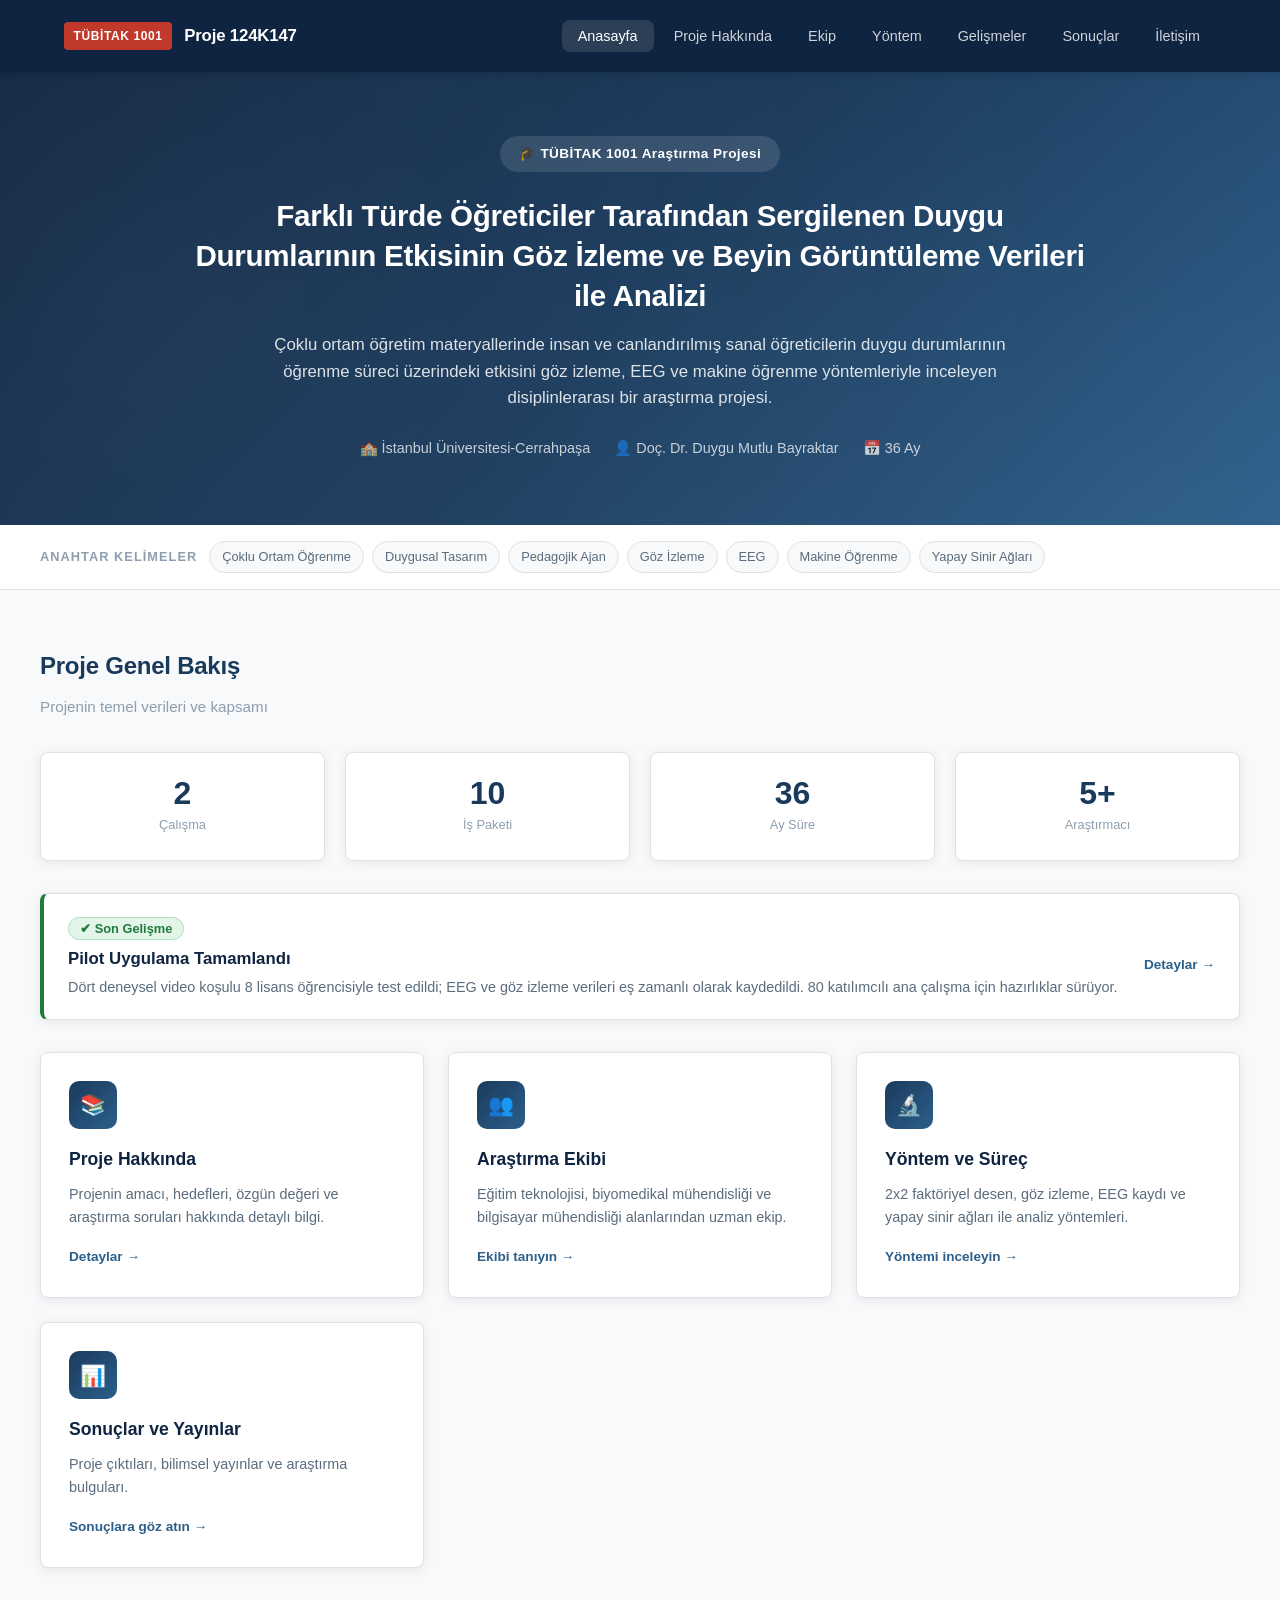
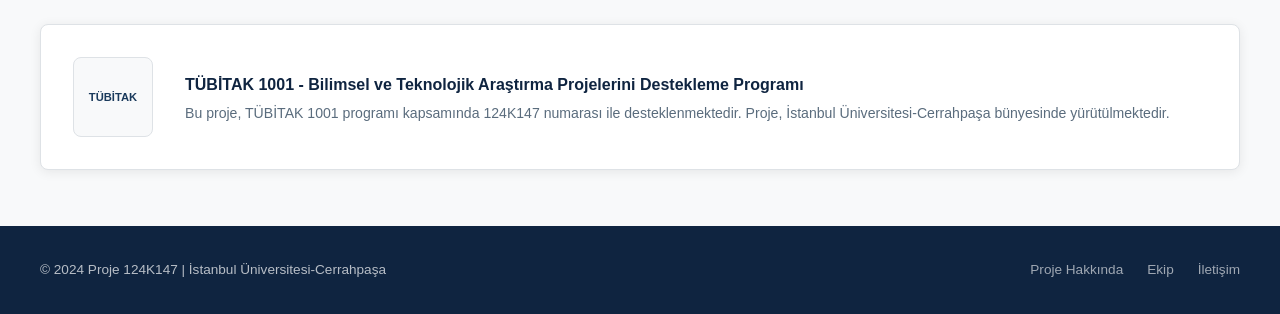
<file: index.html>
<!DOCTYPE html>
<html lang="tr">
<head>
  <meta charset="UTF-8">
  <meta name="viewport" content="width=device-width, initial-scale=1.0">
  <title>TÜBİTAK 1001 | Öğretici Duygu Durumları ve Makine Öğrenme</title>
  <meta name="description" content="Farklı türde öğreticiler tarafından sergilenen duygu durumlarının etkisinin göz izleme ve beyin görüntüleme verileri ile incelenmesi - TÜBİTAK 1001 Projesi">
  <link rel="stylesheet" href="css/style.css">
</head>
<body>

  <!-- HEADER -->
  <header class="site-header">
    <div class="header-inner">
      <a href="index.html" class="site-logo">
        <span class="logo-badge">TÜBİTAK 1001</span>
        <span>Proje 124K147</span>
      </a>
      <button class="nav-toggle" aria-label="Menüyü aç/kapat" aria-expanded="false">&#9776;</button>
      <nav>
        <ul class="nav-menu">
          <li><a href="index.html" class="active">Anasayfa</a></li>
          <li><a href="about.html">Proje Hakkında</a></li>
          <li><a href="team.html">Ekip</a></li>
          <li><a href="methodology.html">Yöntem</a></li>
          <li><a href="updates.html">Gelişmeler</a></li>
          <li><a href="results.html">Sonuçlar</a></li>
          <li><a href="contact.html">İletişim</a></li>
        </ul>
      </nav>
    </div>
  </header>

  <!-- HERO -->
  <section class="hero">
    <div class="hero-content">
      <div class="hero-badge">&#127891; TÜBİTAK 1001 Araştırma Projesi</div>
      <h1>Farklı Türde Öğreticiler Tarafından Sergilenen Duygu Durumlarının Etkisinin Göz İzleme ve Beyin Görüntüleme Verileri ile Analizi</h1>
      <p class="hero-subtitle">Çoklu ortam öğretim materyallerinde insan ve canlandırılmış sanal öğreticilerin duygu durumlarının öğrenme süreci üzerindeki etkisini göz izleme, EEG ve makine öğrenme yöntemleriyle inceleyen disiplinlerarası bir araştırma projesi.</p>
      <div class="hero-meta">
        <span>&#127979; İstanbul Üniversitesi-Cerrahpaşa</span>
        <span>&#128100; Doç. Dr. Duygu Mutlu Bayraktar</span>
        <span>&#128197; 36 Ay</span>
      </div>
    </div>
  </section>

  <!-- KEYWORDS -->
  <div class="keywords-bar">
    <div class="keywords-inner">
      <span class="keywords-label">Anahtar Kelimeler</span>
      <span class="keyword-tag">Çoklu Ortam Öğrenme</span>
      <span class="keyword-tag">Duygusal Tasarım</span>
      <span class="keyword-tag">Pedagojik Ajan</span>
      <span class="keyword-tag">Göz İzleme</span>
      <span class="keyword-tag">EEG</span>
      <span class="keyword-tag">Makine Öğrenme</span>
      <span class="keyword-tag">Yapay Sinir Ağları</span>
    </div>
  </div>

  <!-- OVERVIEW NUMBERS -->
  <section class="section">
    <div class="section-inner">
      <h2 class="section-title">Proje Genel Bakış</h2>
      <p class="section-subtitle">Projenin temel verileri ve kapsamı</p>

      <div class="overview-grid">
        <div class="overview-box">
          <div class="number">2</div>
          <div class="label">Çalışma</div>
        </div>
        <div class="overview-box">
          <div class="number">10</div>
          <div class="label">İş Paketi</div>
        </div>
        <div class="overview-box">
          <div class="number">36</div>
          <div class="label">Ay Süre</div>
        </div>
        <div class="overview-box">
          <div class="number">5+</div>
          <div class="label">Araştırmacı</div>
        </div>
      </div>

      <!-- LATEST UPDATE -->
      <a href="updates.html" class="news-banner">
        <div>
          <span class="update-tag">&#10004; Son Gelişme</span>
          <h3>Pilot Uygulama Tamamlandı</h3>
          <p>Dört deneysel video koşulu 8 lisans öğrencisiyle test edildi; EEG ve göz izleme verileri eş zamanlı olarak kaydedildi. 80 katılımcılı ana çalışma için hazırlıklar sürüyor.</p>
        </div>
        <span class="card-link">Detaylar &#8594;</span>
      </a>

      <!-- QUICK NAV CARDS -->
      <div class="cards-grid">
        <a href="about.html" class="card">
          <div class="card-icon">&#128218;</div>
          <h3>Proje Hakkında</h3>
          <p>Projenin amacı, hedefleri, özgün değeri ve araştırma soruları hakkında detaylı bilgi.</p>
          <span class="card-link">Detaylar &#8594;</span>
        </a>
        <a href="team.html" class="card">
          <div class="card-icon">&#128101;</div>
          <h3>Araştırma Ekibi</h3>
          <p>Eğitim teknolojisi, biyomedikal mühendisliği ve bilgisayar mühendisliği alanlarından uzman ekip.</p>
          <span class="card-link">Ekibi tanıyın &#8594;</span>
        </a>
        <a href="methodology.html" class="card">
          <div class="card-icon">&#128300;</div>
          <h3>Yöntem ve Süreç</h3>
          <p>2x2 faktöriyel desen, göz izleme, EEG kaydı ve yapay sinir ağları ile analiz yöntemleri.</p>
          <span class="card-link">Yöntemi inceleyin &#8594;</span>
        </a>
        <a href="results.html" class="card">
          <div class="card-icon">&#128202;</div>
          <h3>Sonuçlar ve Yayınlar</h3>
          <p>Proje çıktıları, bilimsel yayınlar ve araştırma bulguları.</p>
          <span class="card-link">Sonuçlara göz atın &#8594;</span>
        </a>
      </div>
    </div>
  </section>

  <!-- SUPPORT BANNER -->
  <section class="section" style="padding-top: 0;">
    <div class="section-inner">
      <div class="support-banner">
        <div class="banner-logo">TÜBİTAK</div>
        <div>
          <h3>TÜBİTAK 1001 - Bilimsel ve Teknolojik Araştırma Projelerini Destekleme Programı</h3>
          <p>Bu proje, TÜBİTAK 1001 programı kapsamında 124K147 numarası ile desteklenmektedir. Proje, İstanbul Üniversitesi-Cerrahpaşa bünyesinde yürütülmektedir.</p>
        </div>
      </div>
    </div>
  </section>

  <!-- FOOTER -->
  <footer class="site-footer">
    <div class="footer-inner">
      <div>&copy; 2024 Proje 124K147 | İstanbul Üniversitesi-Cerrahpaşa</div>
      <div class="footer-links">
        <a href="about.html">Proje Hakkında</a>
        <a href="team.html">Ekip</a>
        <a href="contact.html">İletişim</a>
      </div>
    </div>
  </footer>

  <script src="js/main.js"></script>
</body>
</html>
</file>
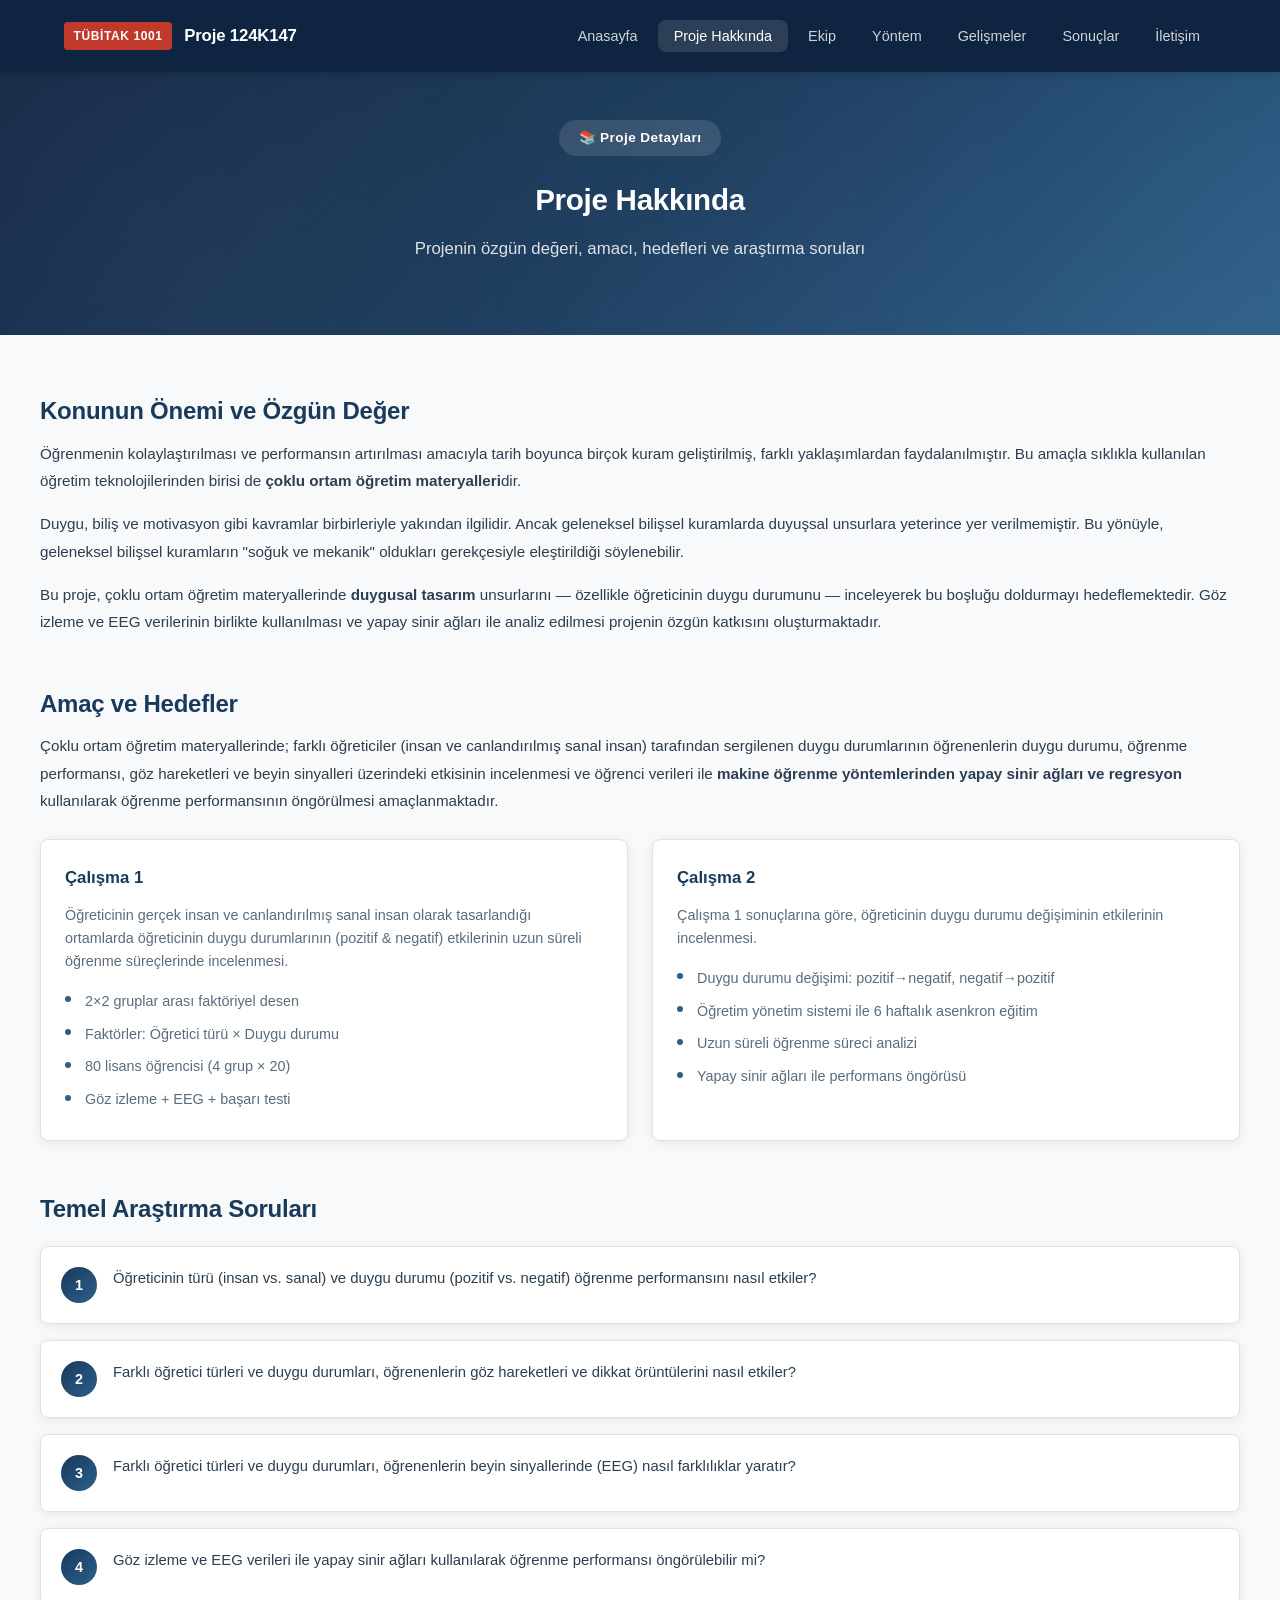
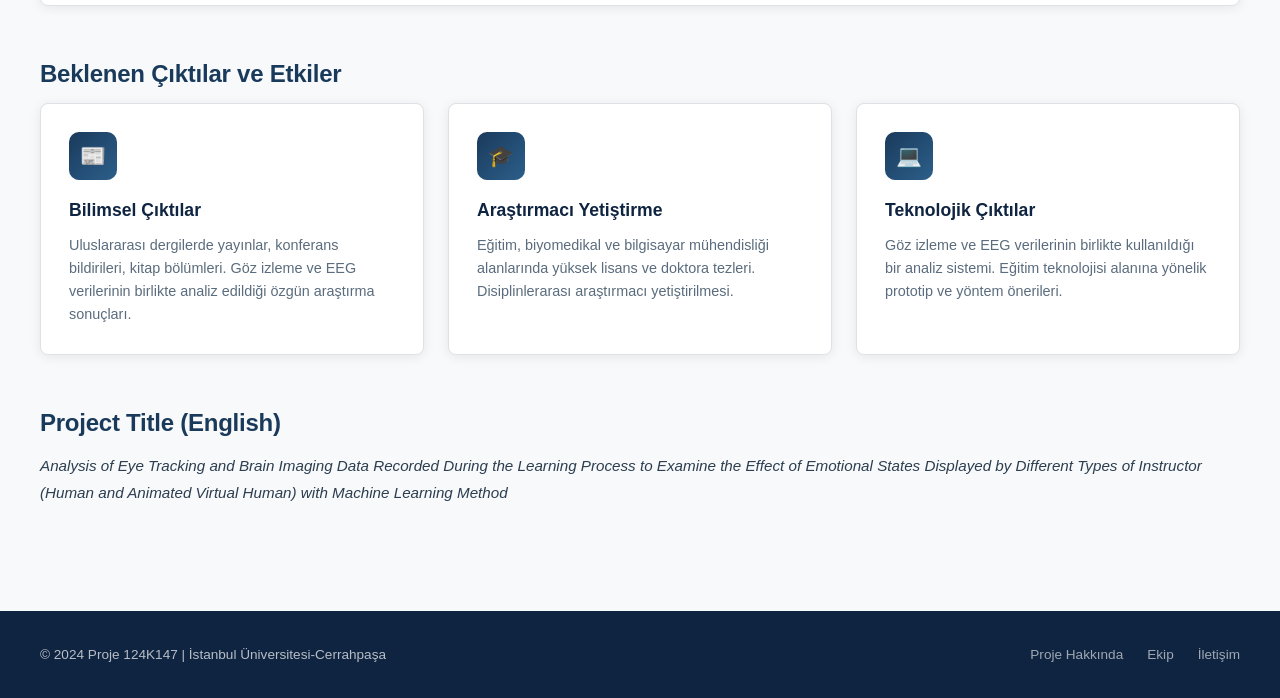
<file: about.html>
<!DOCTYPE html>
<html lang="tr">
<head>
  <meta charset="UTF-8">
  <meta name="viewport" content="width=device-width, initial-scale=1.0">
  <title>Proje Hakkında | TÜBİTAK 1001 - 124K147</title>
  <meta name="description" content="Projenin amacı, hedefleri, özgün değeri ve araştırma soruları">
  <link rel="stylesheet" href="css/style.css">
</head>
<body>

  <!-- HEADER -->
  <header class="site-header">
    <div class="header-inner">
      <a href="index.html" class="site-logo">
        <span class="logo-badge">TÜBİTAK 1001</span>
        <span>Proje 124K147</span>
      </a>
      <button class="nav-toggle" aria-label="Menüyü aç/kapat" aria-expanded="false">&#9776;</button>
      <nav>
        <ul class="nav-menu">
          <li><a href="index.html">Anasayfa</a></li>
          <li><a href="about.html" class="active">Proje Hakkında</a></li>
          <li><a href="team.html">Ekip</a></li>
          <li><a href="methodology.html">Yöntem</a></li>
          <li><a href="updates.html">Gelişmeler</a></li>
          <li><a href="results.html">Sonuçlar</a></li>
          <li><a href="contact.html">İletişim</a></li>
        </ul>
      </nav>
    </div>
  </header>

  <!-- PAGE HERO -->
  <section class="hero" style="padding: 3rem 1.5rem;">
    <div class="hero-content">
      <div class="hero-badge">&#128218; Proje Detayları</div>
      <h1>Proje Hakkında</h1>
      <p class="hero-subtitle">Projenin özgün değeri, amacı, hedefleri ve araştırma soruları</p>
    </div>
  </section>

  <!-- CONTENT -->
  <section class="section">
    <div class="section-inner">

      <!-- ÖZGÜN DEĞER -->
      <div class="content-block">
        <h2 class="section-title">Konunun Önemi ve Özgün Değer</h2>
        <div class="content-text">
          <p>Öğrenmenin kolaylaştırılması ve performansın artırılması amacıyla tarih boyunca birçok kuram geliştirilmiş, farklı yaklaşımlardan faydalanılmıştır. Bu amaçla sıklıkla kullanılan öğretim teknolojilerinden birisi de <strong>çoklu ortam öğretim materyalleri</strong>dir.</p>
          <p>Duygu, biliş ve motivasyon gibi kavramlar birbirleriyle yakından ilgilidir. Ancak geleneksel bilişsel kuramlarda duyuşsal unsurlara yeterince yer verilmemiştir. Bu yönüyle, geleneksel bilişsel kuramların "soğuk ve mekanik" oldukları gerekçesiyle eleştirildiği söylenebilir.</p>
          <p>Bu proje, çoklu ortam öğretim materyallerinde <strong>duygusal tasarım</strong> unsurlarını — özellikle öğreticinin duygu durumunu — inceleyerek bu boşluğu doldurmayı hedeflemektedir. Göz izleme ve EEG verilerinin birlikte kullanılması ve yapay sinir ağları ile analiz edilmesi projenin özgün katkısını oluşturmaktadır.</p>
        </div>
      </div>

      <!-- AMAÇ VE HEDEFLER -->
      <div class="content-block">
        <h2 class="section-title">Amaç ve Hedefler</h2>
        <div class="content-text">
          <p>Çoklu ortam öğretim materyallerinde; farklı öğreticiler (insan ve canlandırılmış sanal insan) tarafından sergilenen duygu durumlarının öğrenenlerin duygu durumu, öğrenme performansı, göz hareketleri ve beyin sinyalleri üzerindeki etkisinin incelenmesi ve öğrenci verileri ile <strong>makine öğrenme yöntemlerinden yapay sinir ağları ve regresyon</strong> kullanılarak öğrenme performansının öngörülmesi amaçlanmaktadır.</p>
        </div>

        <div class="highlight-grid">
          <div class="highlight-box">
            <h4>Çalışma 1</h4>
            <p>Öğreticinin gerçek insan ve canlandırılmış sanal insan olarak tasarlandığı ortamlarda öğreticinin duygu durumlarının (pozitif &amp; negatif) etkilerinin uzun süreli öğrenme süreçlerinde incelenmesi.</p>
            <ul>
              <li>2&times;2 gruplar arası faktöriyel desen</li>
              <li>Faktörler: Öğretici türü &times; Duygu durumu</li>
              <li>80 lisans öğrencisi (4 grup &times; 20)</li>
              <li>Göz izleme + EEG + başarı testi</li>
            </ul>
          </div>
          <div class="highlight-box">
            <h4>Çalışma 2</h4>
            <p>Çalışma 1 sonuçlarına göre, öğreticinin duygu durumu değişiminin etkilerinin incelenmesi.</p>
            <ul>
              <li>Duygu durumu değişimi: pozitif&rarr;negatif, negatif&rarr;pozitif</li>
              <li>Öğretim yönetim sistemi ile 6 haftalık asenkron eğitim</li>
              <li>Uzun süreli öğrenme süreci analizi</li>
              <li>Yapay sinir ağları ile performans öngörüsü</li>
            </ul>
          </div>
        </div>
      </div>

      <!-- ARAŞTIRMA SORULARI -->
      <div class="content-block">
        <h2 class="section-title">Temel Araştırma Soruları</h2>
        <div class="research-questions">
          <div class="rq-item">
            <span class="rq-number">1</span>
            <p>Öğreticinin türü (insan vs. sanal) ve duygu durumu (pozitif vs. negatif) öğrenme performansını nasıl etkiler?</p>
          </div>
          <div class="rq-item">
            <span class="rq-number">2</span>
            <p>Farklı öğretici türleri ve duygu durumları, öğrenenlerin göz hareketleri ve dikkat örüntülerini nasıl etkiler?</p>
          </div>
          <div class="rq-item">
            <span class="rq-number">3</span>
            <p>Farklı öğretici türleri ve duygu durumları, öğrenenlerin beyin sinyallerinde (EEG) nasıl farklılıklar yaratır?</p>
          </div>
          <div class="rq-item">
            <span class="rq-number">4</span>
            <p>Göz izleme ve EEG verileri ile yapay sinir ağları kullanılarak öğrenme performansı öngörülebilir mi?</p>
          </div>
        </div>
      </div>

      <!-- BEKLENEN ÇIKTILAR -->
      <div class="content-block">
        <h2 class="section-title">Beklenen Çıktılar ve Etkiler</h2>
        <div class="cards-grid">
          <div class="card">
            <div class="card-icon">&#128240;</div>
            <h3>Bilimsel Çıktılar</h3>
            <p>Uluslararası dergilerde yayınlar, konferans bildirileri, kitap bölümleri. Göz izleme ve EEG verilerinin birlikte analiz edildiği özgün araştırma sonuçları.</p>
          </div>
          <div class="card">
            <div class="card-icon">&#127891;</div>
            <h3>Araştırmacı Yetiştirme</h3>
            <p>Eğitim, biyomedikal ve bilgisayar mühendisliği alanlarında yüksek lisans ve doktora tezleri. Disiplinlerarası araştırmacı yetiştirilmesi.</p>
          </div>
          <div class="card">
            <div class="card-icon">&#128187;</div>
            <h3>Teknolojik Çıktılar</h3>
            <p>Göz izleme ve EEG verilerinin birlikte kullanıldığı bir analiz sistemi. Eğitim teknolojisi alanına yönelik prototip ve yöntem önerileri.</p>
          </div>
        </div>
      </div>

      <!-- EN TITLE -->
      <div class="content-block">
        <h2 class="section-title">Project Title (English)</h2>
        <div class="content-text">
          <p><em>Analysis of Eye Tracking and Brain Imaging Data Recorded During the Learning Process to Examine the Effect of Emotional States Displayed by Different Types of Instructor (Human and Animated Virtual Human) with Machine Learning Method</em></p>
        </div>
      </div>

    </div>
  </section>

  <!-- FOOTER -->
  <footer class="site-footer">
    <div class="footer-inner">
      <div>&copy; 2024 Proje 124K147 | İstanbul Üniversitesi-Cerrahpaşa</div>
      <div class="footer-links">
        <a href="about.html">Proje Hakkında</a>
        <a href="team.html">Ekip</a>
        <a href="contact.html">İletişim</a>
      </div>
    </div>
  </footer>

  <script src="js/main.js"></script>
</body>
</html>
</file>
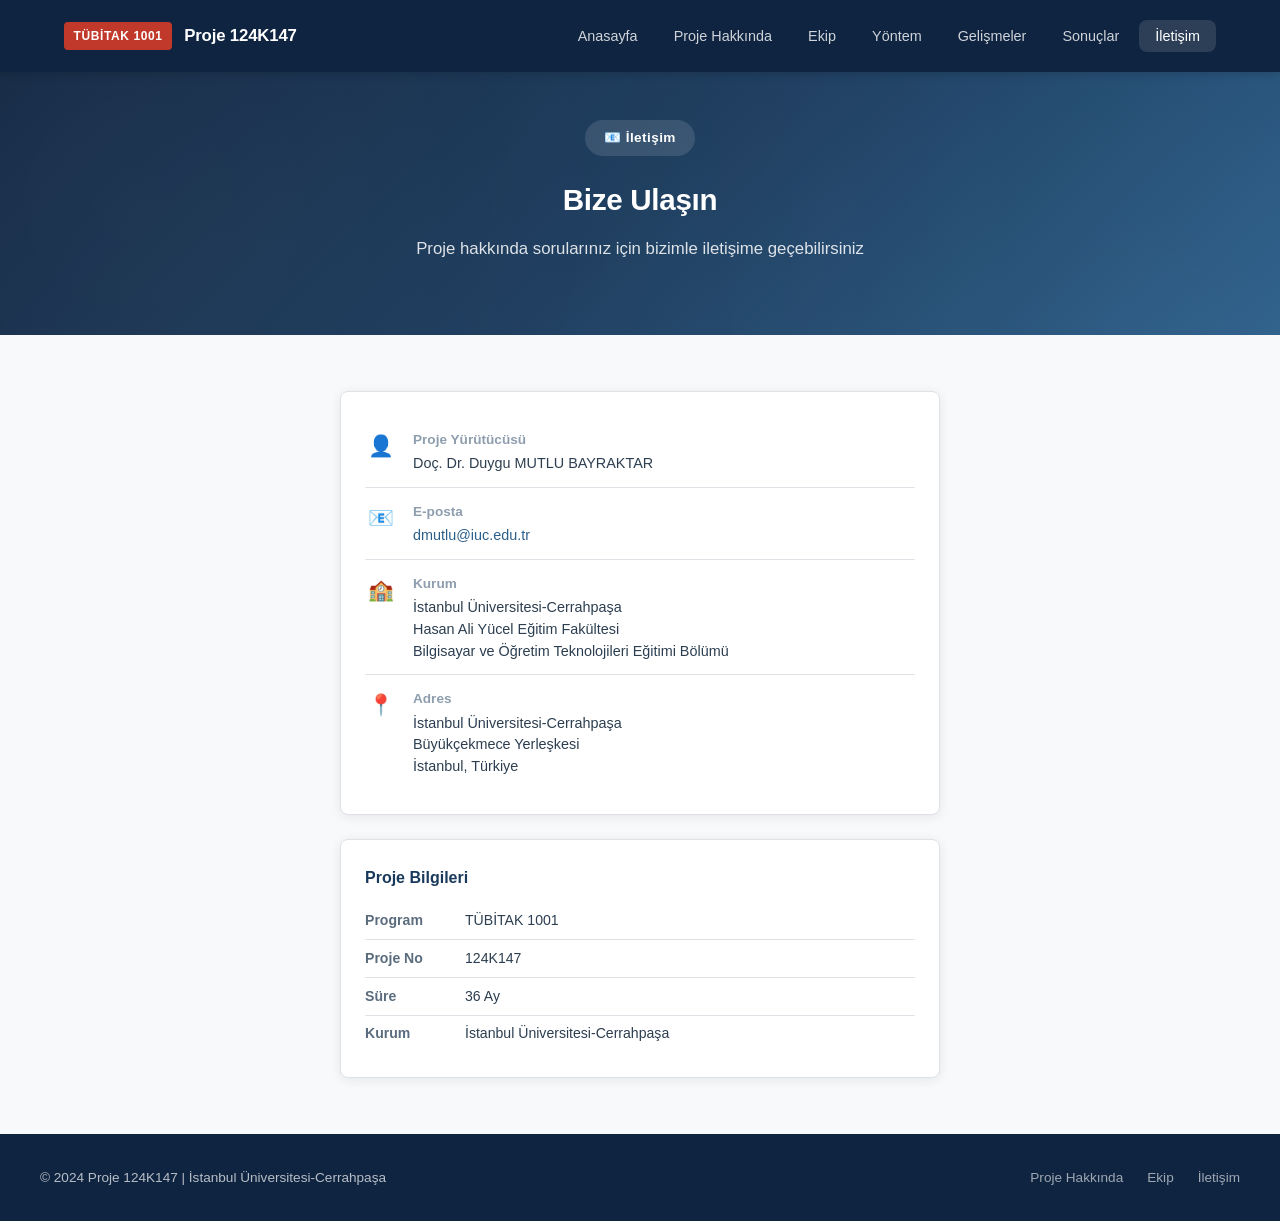
<file: contact.html>
<!DOCTYPE html>
<html lang="tr">
<head>
  <meta charset="UTF-8">
  <meta name="viewport" content="width=device-width, initial-scale=1.0">
  <title>İletişim | TÜBİTAK 1001 - 124K147</title>
  <meta name="description" content="Proje iletişim bilgileri">
  <link rel="stylesheet" href="css/style.css">
</head>
<body>

  <!-- HEADER -->
  <header class="site-header">
    <div class="header-inner">
      <a href="index.html" class="site-logo">
        <span class="logo-badge">TÜBİTAK 1001</span>
        <span>Proje 124K147</span>
      </a>
      <button class="nav-toggle" aria-label="Menüyü aç/kapat" aria-expanded="false">&#9776;</button>
      <nav>
        <ul class="nav-menu">
          <li><a href="index.html">Anasayfa</a></li>
          <li><a href="about.html">Proje Hakkında</a></li>
          <li><a href="team.html">Ekip</a></li>
          <li><a href="methodology.html">Yöntem</a></li>
          <li><a href="updates.html">Gelişmeler</a></li>
          <li><a href="results.html">Sonuçlar</a></li>
          <li><a href="contact.html" class="active">İletişim</a></li>
        </ul>
      </nav>
    </div>
  </header>

  <!-- PAGE HERO -->
  <section class="hero" style="padding: 3rem 1.5rem;">
    <div class="hero-content">
      <div class="hero-badge">&#128231; İletişim</div>
      <h1>Bize Ulaşın</h1>
      <p class="hero-subtitle">Proje hakkında sorularınız için bizimle iletişime geçebilirsiniz</p>
    </div>
  </section>

  <!-- CONTENT -->
  <section class="section">
    <div class="section-inner">
      <div class="contact-single">

        <div class="contact-card" style="max-width: 600px; margin: 0 auto;">
          <div class="contact-item">
            <span class="contact-icon">&#128100;</span>
            <div>
              <h4>Proje Yürütücüsü</h4>
              <p>Doç. Dr. Duygu MUTLU BAYRAKTAR</p>
            </div>
          </div>

          <div class="contact-item">
            <span class="contact-icon">&#128231;</span>
            <div>
              <h4>E-posta</h4>
              <p><a href="mailto:dmutlu@iuc.edu.tr">dmutlu@iuc.edu.tr</a></p>
            </div>
          </div>

          <div class="contact-item">
            <span class="contact-icon">&#127979;</span>
            <div>
              <h4>Kurum</h4>
              <p>İstanbul Üniversitesi-Cerrahpaşa<br>Hasan Ali Yücel Eğitim Fakültesi<br>Bilgisayar ve Öğretim Teknolojileri Eğitimi Bölümü</p>
            </div>
          </div>

          <div class="contact-item">
            <span class="contact-icon">&#128205;</span>
            <div>
              <h4>Adres</h4>
              <p>İstanbul Üniversitesi-Cerrahpaşa<br>Büyükçekmece Yerleşkesi<br>İstanbul, Türkiye</p>
            </div>
          </div>
        </div>

        <!-- PROJE BİLGİSİ -->
        <div class="contact-card" style="max-width: 600px; margin: 1.5rem auto 0;">
          <h4 style="margin-bottom: 0.75rem; color: var(--primary);">Proje Bilgileri</h4>
          <table class="info-table">
            <tr>
              <td><strong>Program</strong></td>
              <td>TÜBİTAK 1001</td>
            </tr>
            <tr>
              <td><strong>Proje No</strong></td>
              <td>124K147</td>
            </tr>
            <tr>
              <td><strong>Süre</strong></td>
              <td>36 Ay</td>
            </tr>
            <tr>
              <td><strong>Kurum</strong></td>
              <td>İstanbul Üniversitesi-Cerrahpaşa</td>
            </tr>
          </table>
        </div>

      </div>
    </div>
  </section>

  <!-- FOOTER -->
  <footer class="site-footer">
    <div class="footer-inner">
      <div>&copy; 2024 Proje 124K147 | İstanbul Üniversitesi-Cerrahpaşa</div>
      <div class="footer-links">
        <a href="about.html">Proje Hakkında</a>
        <a href="team.html">Ekip</a>
        <a href="contact.html">İletişim</a>
      </div>
    </div>
  </footer>

  <script src="js/main.js"></script>
</body>
</html>
</file>
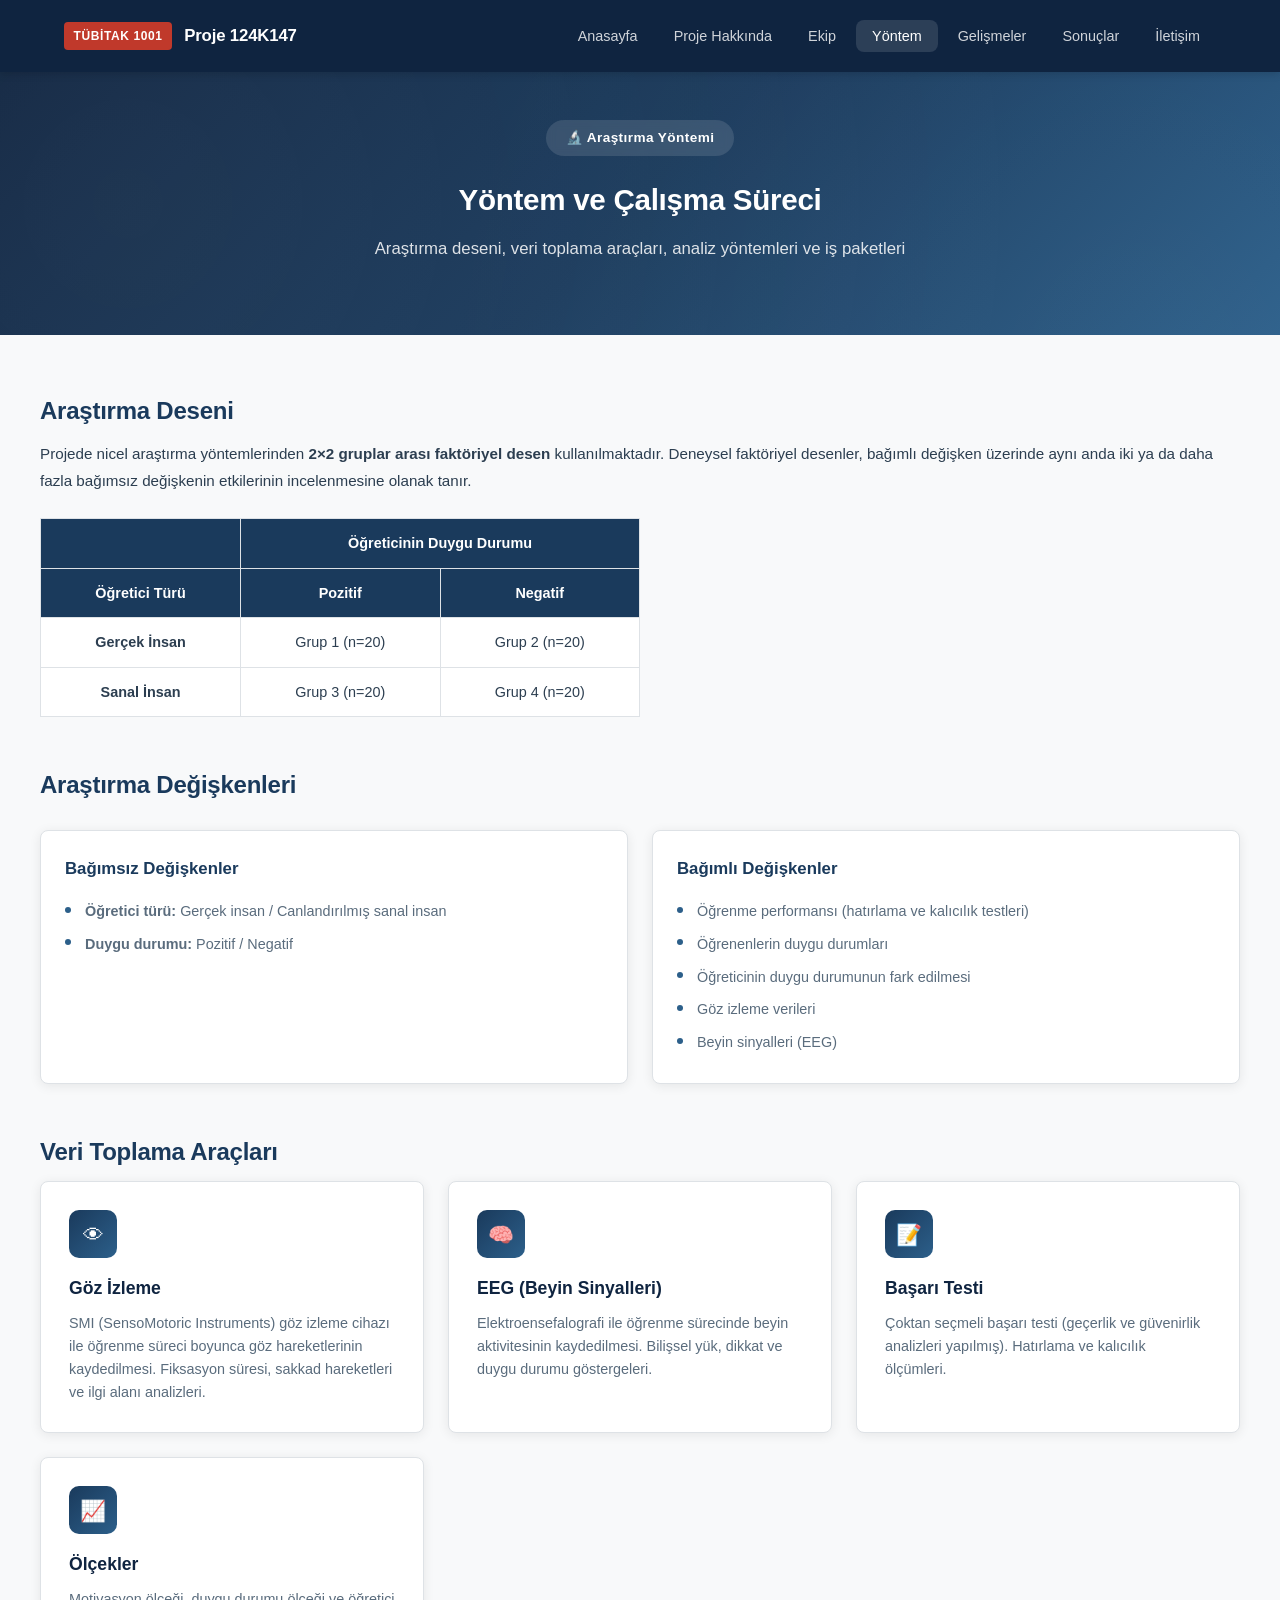
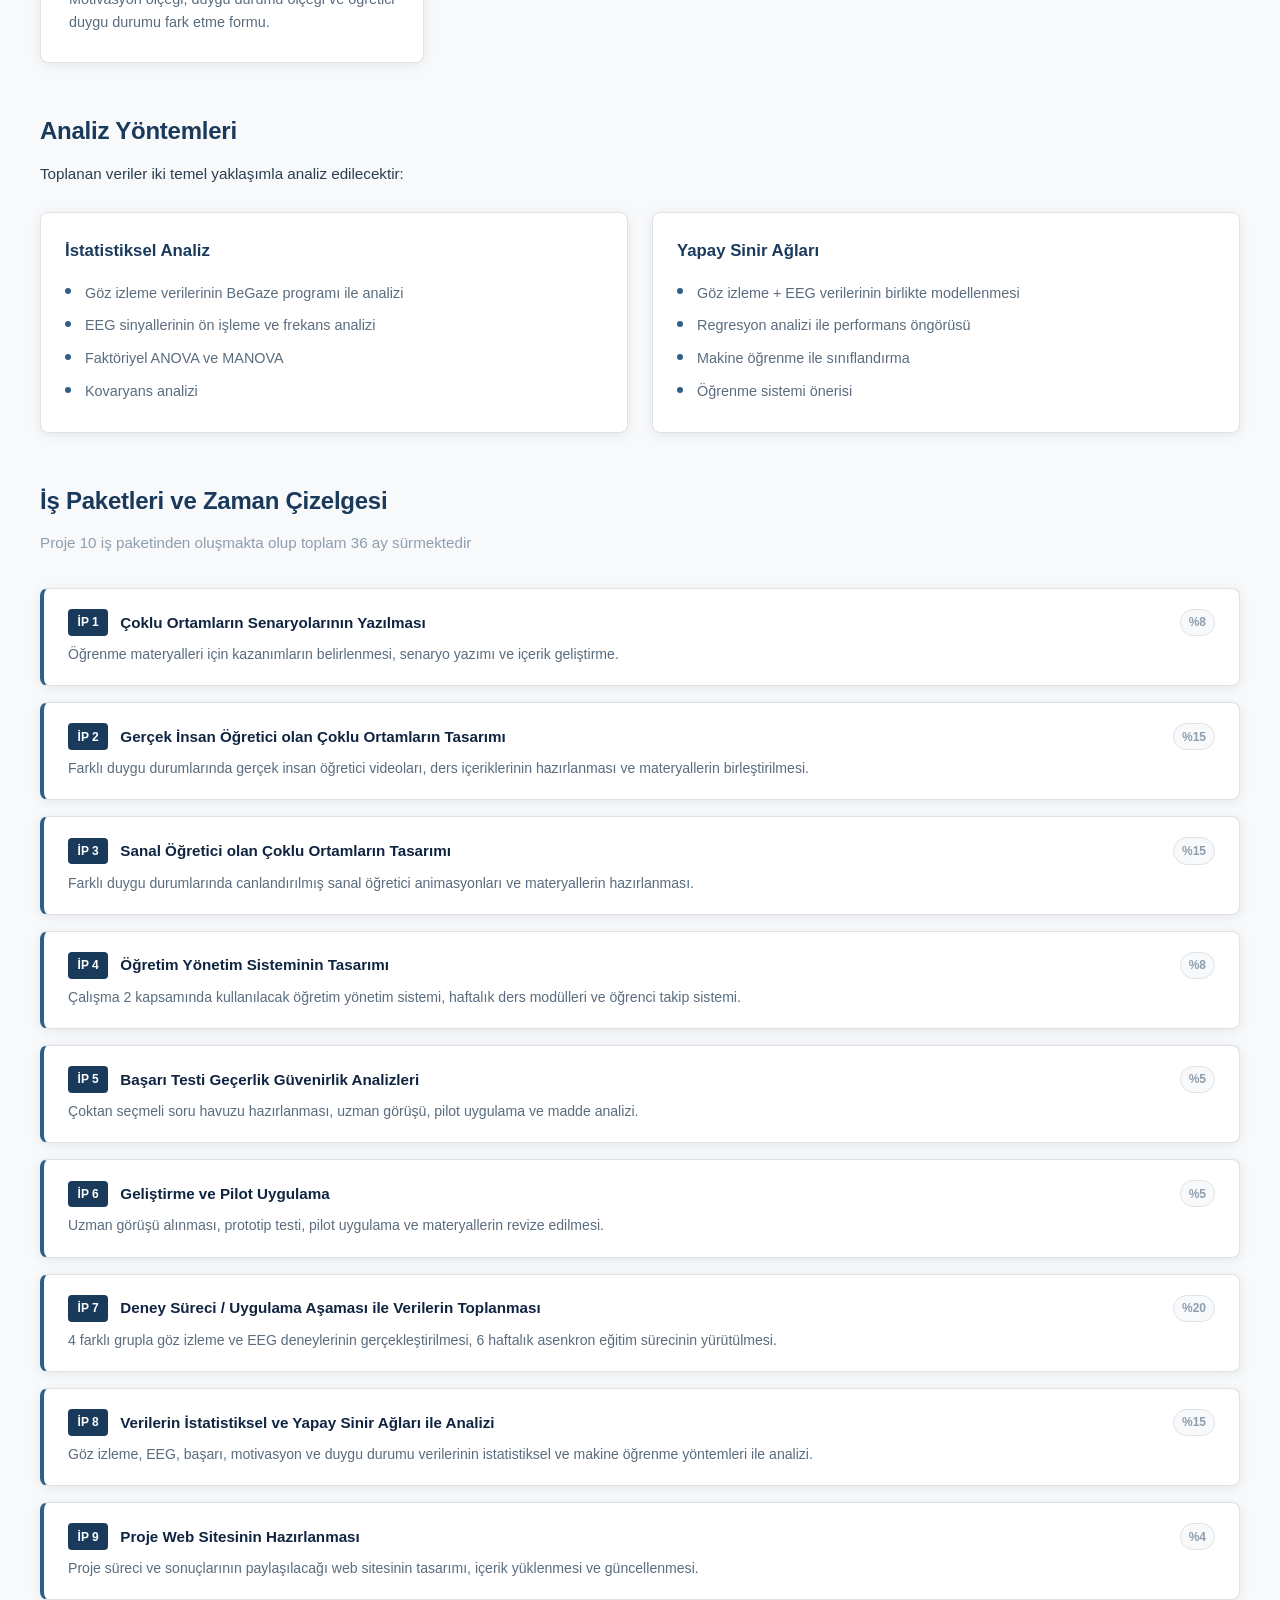
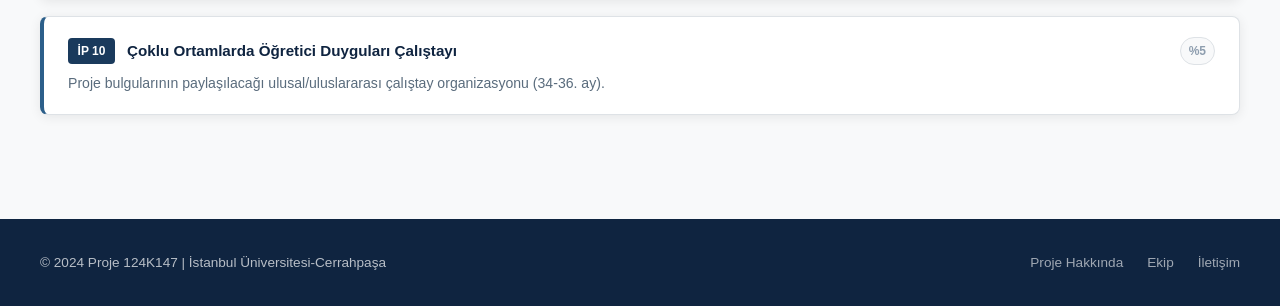
<file: methodology.html>
<!DOCTYPE html>
<html lang="tr">
<head>
  <meta charset="UTF-8">
  <meta name="viewport" content="width=device-width, initial-scale=1.0">
  <title>Yöntem ve Çalışma Süreci | TÜBİTAK 1001 - 124K147</title>
  <meta name="description" content="Araştırma yöntemi, deney tasarımı, veri toplama araçları ve iş paketleri">
  <link rel="stylesheet" href="css/style.css">
</head>
<body>

  <!-- HEADER -->
  <header class="site-header">
    <div class="header-inner">
      <a href="index.html" class="site-logo">
        <span class="logo-badge">TÜBİTAK 1001</span>
        <span>Proje 124K147</span>
      </a>
      <button class="nav-toggle" aria-label="Menüyü aç/kapat" aria-expanded="false">&#9776;</button>
      <nav>
        <ul class="nav-menu">
          <li><a href="index.html">Anasayfa</a></li>
          <li><a href="about.html">Proje Hakkında</a></li>
          <li><a href="team.html">Ekip</a></li>
          <li><a href="methodology.html" class="active">Yöntem</a></li>
          <li><a href="updates.html">Gelişmeler</a></li>
          <li><a href="results.html">Sonuçlar</a></li>
          <li><a href="contact.html">İletişim</a></li>
        </ul>
      </nav>
    </div>
  </header>

  <!-- PAGE HERO -->
  <section class="hero" style="padding: 3rem 1.5rem;">
    <div class="hero-content">
      <div class="hero-badge">&#128300; Araştırma Yöntemi</div>
      <h1>Yöntem ve Çalışma Süreci</h1>
      <p class="hero-subtitle">Araştırma deseni, veri toplama araçları, analiz yöntemleri ve iş paketleri</p>
    </div>
  </section>

  <!-- CONTENT -->
  <section class="section">
    <div class="section-inner">

      <!-- ARAŞTIRMA DESENİ -->
      <div class="content-block">
        <h2 class="section-title">Araştırma Deseni</h2>
        <div class="content-text">
          <p>Projede nicel araştırma yöntemlerinden <strong>2&times;2 gruplar arası faktöriyel desen</strong> kullanılmaktadır. Deneysel faktöriyel desenler, bağımlı değişken üzerinde aynı anda iki ya da daha fazla bağımsız değişkenin etkilerinin incelenmesine olanak tanır.</p>
        </div>

        <!-- FACTORIAL TABLE -->
        <div class="factorial-table-wrap">
          <table class="factorial-table">
            <thead>
              <tr>
                <th></th>
                <th colspan="2">Öğreticinin Duygu Durumu</th>
              </tr>
              <tr>
                <th>Öğretici Türü</th>
                <th>Pozitif</th>
                <th>Negatif</th>
              </tr>
            </thead>
            <tbody>
              <tr>
                <td><strong>Gerçek İnsan</strong></td>
                <td>Grup 1 (n=20)</td>
                <td>Grup 2 (n=20)</td>
              </tr>
              <tr>
                <td><strong>Sanal İnsan</strong></td>
                <td>Grup 3 (n=20)</td>
                <td>Grup 4 (n=20)</td>
              </tr>
            </tbody>
          </table>
        </div>
      </div>

      <!-- DEĞİŞKENLER -->
      <div class="content-block">
        <h2 class="section-title">Araştırma Değişkenleri</h2>
        <div class="highlight-grid">
          <div class="highlight-box">
            <h4>Bağımsız Değişkenler</h4>
            <ul>
              <li><strong>Öğretici türü:</strong> Gerçek insan / Canlandırılmış sanal insan</li>
              <li><strong>Duygu durumu:</strong> Pozitif / Negatif</li>
            </ul>
          </div>
          <div class="highlight-box">
            <h4>Bağımlı Değişkenler</h4>
            <ul>
              <li>Öğrenme performansı (hatırlama ve kalıcılık testleri)</li>
              <li>Öğrenenlerin duygu durumları</li>
              <li>Öğreticinin duygu durumunun fark edilmesi</li>
              <li>Göz izleme verileri</li>
              <li>Beyin sinyalleri (EEG)</li>
            </ul>
          </div>
        </div>
      </div>

      <!-- VERİ TOPLAMA ARAÇLARI -->
      <div class="content-block">
        <h2 class="section-title">Veri Toplama Araçları</h2>
        <div class="cards-grid">
          <div class="card">
            <div class="card-icon">&#128065;</div>
            <h3>Göz İzleme</h3>
            <p>SMI (SensoMotoric Instruments) göz izleme cihazı ile öğrenme süreci boyunca göz hareketlerinin kaydedilmesi. Fiksasyon süresi, sakkad hareketleri ve ilgi alanı analizleri.</p>
          </div>
          <div class="card">
            <div class="card-icon">&#129504;</div>
            <h3>EEG (Beyin Sinyalleri)</h3>
            <p>Elektroensefalografi ile öğrenme sürecinde beyin aktivitesinin kaydedilmesi. Bilişsel yük, dikkat ve duygu durumu göstergeleri.</p>
          </div>
          <div class="card">
            <div class="card-icon">&#128221;</div>
            <h3>Başarı Testi</h3>
            <p>Çoktan seçmeli başarı testi (geçerlik ve güvenirlik analizleri yapılmış). Hatırlama ve kalıcılık ölçümleri.</p>
          </div>
          <div class="card">
            <div class="card-icon">&#128200;</div>
            <h3>Ölçekler</h3>
            <p>Motivasyon ölçeği, duygu durumu ölçeği ve öğretici duygu durumu fark etme formu.</p>
          </div>
        </div>
      </div>

      <!-- ANALİZ YÖNTEMLERİ -->
      <div class="content-block">
        <h2 class="section-title">Analiz Yöntemleri</h2>
        <div class="content-text">
          <p>Toplanan veriler iki temel yaklaşımla analiz edilecektir:</p>
        </div>
        <div class="highlight-grid">
          <div class="highlight-box">
            <h4>İstatistiksel Analiz</h4>
            <ul>
              <li>Göz izleme verilerinin BeGaze programı ile analizi</li>
              <li>EEG sinyallerinin ön işleme ve frekans analizi</li>
              <li>Faktöriyel ANOVA ve MANOVA</li>
              <li>Kovaryans analizi</li>
            </ul>
          </div>
          <div class="highlight-box">
            <h4>Yapay Sinir Ağları</h4>
            <ul>
              <li>Göz izleme + EEG verilerinin birlikte modellenmesi</li>
              <li>Regresyon analizi ile performans öngörüsü</li>
              <li>Makine öğrenme ile sınıflandırma</li>
              <li>Öğrenme sistemi önerisi</li>
            </ul>
          </div>
        </div>
      </div>

      <!-- İŞ PAKETLERİ -->
      <div class="content-block">
        <h2 class="section-title">İş Paketleri ve Zaman Çizelgesi</h2>
        <p class="section-subtitle">Proje 10 iş paketinden oluşmakta olup toplam 36 ay sürmektedir</p>

        <div class="wp-timeline">
          <div class="wp-item">
            <div class="wp-header">
              <span class="wp-number">İP 1</span>
              <span class="wp-name">Çoklu Ortamların Senaryolarının Yazılması</span>
              <span class="wp-weight">%8</span>
            </div>
            <p>Öğrenme materyalleri için kazanımların belirlenmesi, senaryo yazımı ve içerik geliştirme.</p>
          </div>

          <div class="wp-item">
            <div class="wp-header">
              <span class="wp-number">İP 2</span>
              <span class="wp-name">Gerçek İnsan Öğretici olan Çoklu Ortamların Tasarımı</span>
              <span class="wp-weight">%15</span>
            </div>
            <p>Farklı duygu durumlarında gerçek insan öğretici videoları, ders içeriklerinin hazırlanması ve materyallerin birleştirilmesi.</p>
          </div>

          <div class="wp-item">
            <div class="wp-header">
              <span class="wp-number">İP 3</span>
              <span class="wp-name">Sanal Öğretici olan Çoklu Ortamların Tasarımı</span>
              <span class="wp-weight">%15</span>
            </div>
            <p>Farklı duygu durumlarında canlandırılmış sanal öğretici animasyonları ve materyallerin hazırlanması.</p>
          </div>

          <div class="wp-item">
            <div class="wp-header">
              <span class="wp-number">İP 4</span>
              <span class="wp-name">Öğretim Yönetim Sisteminin Tasarımı</span>
              <span class="wp-weight">%8</span>
            </div>
            <p>Çalışma 2 kapsamında kullanılacak öğretim yönetim sistemi, haftalık ders modülleri ve öğrenci takip sistemi.</p>
          </div>

          <div class="wp-item">
            <div class="wp-header">
              <span class="wp-number">İP 5</span>
              <span class="wp-name">Başarı Testi Geçerlik Güvenirlik Analizleri</span>
              <span class="wp-weight">%5</span>
            </div>
            <p>Çoktan seçmeli soru havuzu hazırlanması, uzman görüşü, pilot uygulama ve madde analizi.</p>
          </div>

          <div class="wp-item">
            <div class="wp-header">
              <span class="wp-number">İP 6</span>
              <span class="wp-name">Geliştirme ve Pilot Uygulama</span>
              <span class="wp-weight">%5</span>
            </div>
            <p>Uzman görüşü alınması, prototip testi, pilot uygulama ve materyallerin revize edilmesi.</p>
          </div>

          <div class="wp-item">
            <div class="wp-header">
              <span class="wp-number">İP 7</span>
              <span class="wp-name">Deney Süreci / Uygulama Aşaması ile Verilerin Toplanması</span>
              <span class="wp-weight">%20</span>
            </div>
            <p>4 farklı grupla göz izleme ve EEG deneylerinin gerçekleştirilmesi, 6 haftalık asenkron eğitim sürecinin yürütülmesi.</p>
          </div>

          <div class="wp-item">
            <div class="wp-header">
              <span class="wp-number">İP 8</span>
              <span class="wp-name">Verilerin İstatistiksel ve Yapay Sinir Ağları ile Analizi</span>
              <span class="wp-weight">%15</span>
            </div>
            <p>Göz izleme, EEG, başarı, motivasyon ve duygu durumu verilerinin istatistiksel ve makine öğrenme yöntemleri ile analizi.</p>
          </div>

          <div class="wp-item">
            <div class="wp-header">
              <span class="wp-number">İP 9</span>
              <span class="wp-name">Proje Web Sitesinin Hazırlanması</span>
              <span class="wp-weight">%4</span>
            </div>
            <p>Proje süreci ve sonuçlarının paylaşılacağı web sitesinin tasarımı, içerik yüklenmesi ve güncellenmesi.</p>
          </div>

          <div class="wp-item">
            <div class="wp-header">
              <span class="wp-number">İP 10</span>
              <span class="wp-name">Çoklu Ortamlarda Öğretici Duyguları Çalıştayı</span>
              <span class="wp-weight">%5</span>
            </div>
            <p>Proje bulgularının paylaşılacağı ulusal/uluslararası çalıştay organizasyonu (34-36. ay).</p>
          </div>
        </div>
      </div>

    </div>
  </section>

  <!-- FOOTER -->
  <footer class="site-footer">
    <div class="footer-inner">
      <div>&copy; 2024 Proje 124K147 | İstanbul Üniversitesi-Cerrahpaşa</div>
      <div class="footer-links">
        <a href="about.html">Proje Hakkında</a>
        <a href="team.html">Ekip</a>
        <a href="contact.html">İletişim</a>
      </div>
    </div>
  </footer>

  <script src="js/main.js"></script>
</body>
</html>
</file>
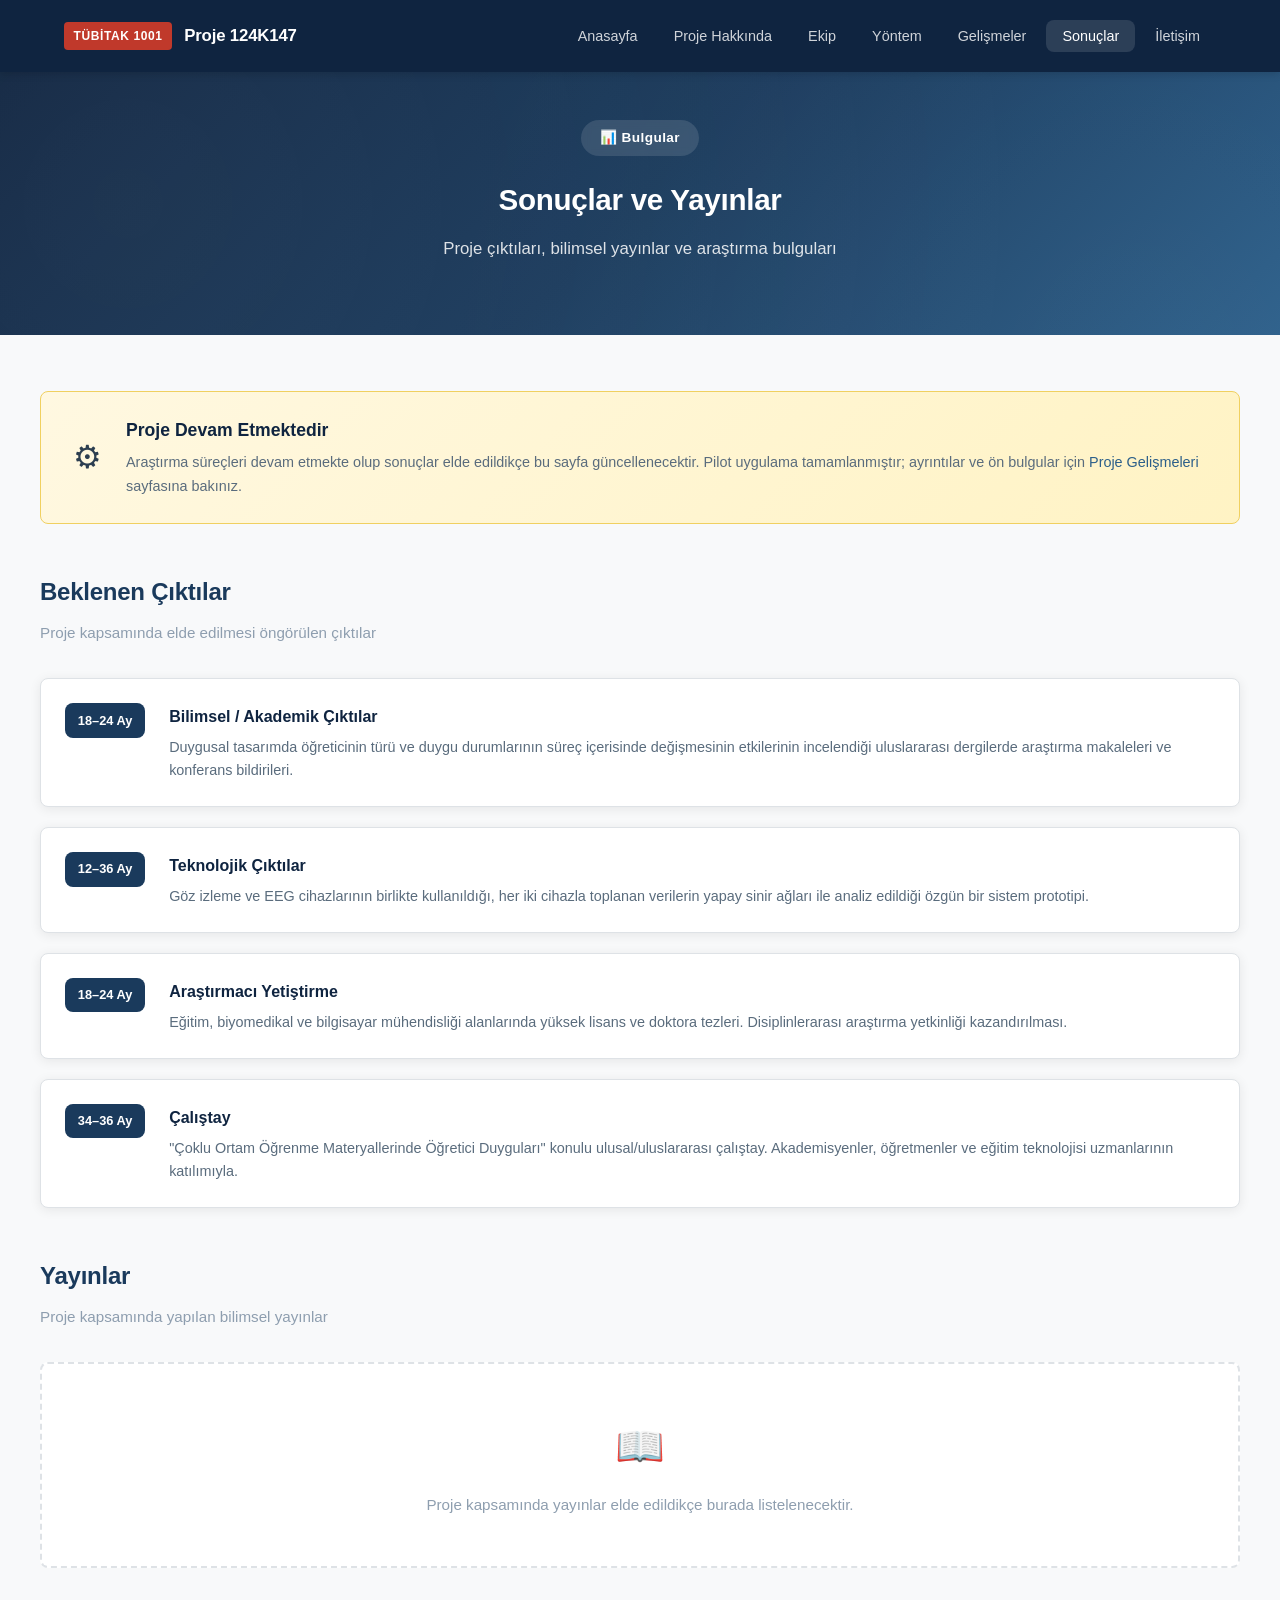
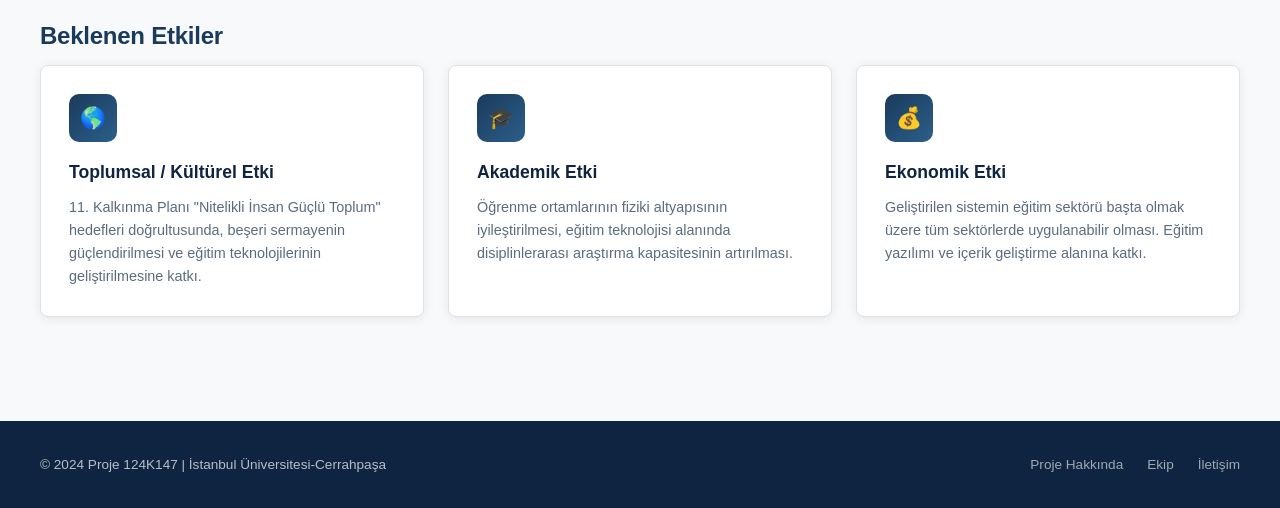
<file: results.html>
<!DOCTYPE html>
<html lang="tr">
<head>
  <meta charset="UTF-8">
  <meta name="viewport" content="width=device-width, initial-scale=1.0">
  <title>Sonuçlar ve Yayınlar | TÜBİTAK 1001 - 124K147</title>
  <meta name="description" content="Proje sonuçları, bulgular ve bilimsel yayınlar">
  <link rel="stylesheet" href="css/style.css">
</head>
<body>

  <!-- HEADER -->
  <header class="site-header">
    <div class="header-inner">
      <a href="index.html" class="site-logo">
        <span class="logo-badge">TÜBİTAK 1001</span>
        <span>Proje 124K147</span>
      </a>
      <button class="nav-toggle" aria-label="Menüyü aç/kapat" aria-expanded="false">&#9776;</button>
      <nav>
        <ul class="nav-menu">
          <li><a href="index.html">Anasayfa</a></li>
          <li><a href="about.html">Proje Hakkında</a></li>
          <li><a href="team.html">Ekip</a></li>
          <li><a href="methodology.html">Yöntem</a></li>
          <li><a href="updates.html">Gelişmeler</a></li>
          <li><a href="results.html" class="active">Sonuçlar</a></li>
          <li><a href="contact.html">İletişim</a></li>
        </ul>
      </nav>
    </div>
  </header>

  <!-- PAGE HERO -->
  <section class="hero" style="padding: 3rem 1.5rem;">
    <div class="hero-content">
      <div class="hero-badge">&#128202; Bulgular</div>
      <h1>Sonuçlar ve Yayınlar</h1>
      <p class="hero-subtitle">Proje çıktıları, bilimsel yayınlar ve araştırma bulguları</p>
    </div>
  </section>

  <!-- CONTENT -->
  <section class="section">
    <div class="section-inner">

      <!-- PROJE DURUMU -->
      <div class="status-banner">
        <div class="status-icon">&#9881;</div>
        <div>
          <h3>Proje Devam Etmektedir</h3>
          <p>Araştırma süreçleri devam etmekte olup sonuçlar elde edildikçe bu sayfa güncellenecektir. Pilot uygulama tamamlanmıştır; ayrıntılar ve ön bulgular için <a href="updates.html">Proje Gelişmeleri</a> sayfasına bakınız.</p>
        </div>
      </div>

      <!-- BEKLENEN ÇIKTILAR -->
      <div class="content-block" style="margin-top: 3rem;">
        <h2 class="section-title">Beklenen Çıktılar</h2>
        <p class="section-subtitle">Proje kapsamında elde edilmesi öngörülen çıktılar</p>

        <div class="output-timeline">
          <div class="output-item">
            <div class="output-period">18–24 Ay</div>
            <div class="output-content">
              <h4>Bilimsel / Akademik Çıktılar</h4>
              <p>Duygusal tasarımda öğreticinin türü ve duygu durumlarının süreç içerisinde değişmesinin etkilerinin incelendiği uluslararası dergilerde araştırma makaleleri ve konferans bildirileri.</p>
            </div>
          </div>

          <div class="output-item">
            <div class="output-period">12–36 Ay</div>
            <div class="output-content">
              <h4>Teknolojik Çıktılar</h4>
              <p>Göz izleme ve EEG cihazlarının birlikte kullanıldığı, her iki cihazla toplanan verilerin yapay sinir ağları ile analiz edildiği özgün bir sistem prototipi.</p>
            </div>
          </div>

          <div class="output-item">
            <div class="output-period">18–24 Ay</div>
            <div class="output-content">
              <h4>Araştırmacı Yetiştirme</h4>
              <p>Eğitim, biyomedikal ve bilgisayar mühendisliği alanlarında yüksek lisans ve doktora tezleri. Disiplinlerarası araştırma yetkinliği kazandırılması.</p>
            </div>
          </div>

          <div class="output-item">
            <div class="output-period">34–36 Ay</div>
            <div class="output-content">
              <h4>Çalıştay</h4>
              <p>"Çoklu Ortam Öğrenme Materyallerinde Öğretici Duyguları" konulu ulusal/uluslararası çalıştay. Akademisyenler, öğretmenler ve eğitim teknolojisi uzmanlarının katılımıyla.</p>
            </div>
          </div>
        </div>
      </div>

      <!-- YAYINLAR -->
      <div class="content-block">
        <h2 class="section-title">Yayınlar</h2>
        <p class="section-subtitle">Proje kapsamında yapılan bilimsel yayınlar</p>

        <div class="publications-list">
          <div class="pub-empty">
            <span class="pub-empty-icon">&#128214;</span>
            <p>Proje kapsamında yayınlar elde edildikçe burada listelenecektir.</p>
          </div>
        </div>
      </div>

      <!-- ETKİLER -->
      <div class="content-block">
        <h2 class="section-title">Beklenen Etkiler</h2>

        <div class="cards-grid">
          <div class="card">
            <div class="card-icon">&#127758;</div>
            <h3>Toplumsal / Kültürel Etki</h3>
            <p>11. Kalkınma Planı "Nitelikli İnsan Güçlü Toplum" hedefleri doğrultusunda, beşeri sermayenin güçlendirilmesi ve eğitim teknolojilerinin geliştirilmesine katkı.</p>
          </div>
          <div class="card">
            <div class="card-icon">&#127891;</div>
            <h3>Akademik Etki</h3>
            <p>Öğrenme ortamlarının fiziki altyapısının iyileştirilmesi, eğitim teknolojisi alanında disiplinlerarası araştırma kapasitesinin artırılması.</p>
          </div>
          <div class="card">
            <div class="card-icon">&#128176;</div>
            <h3>Ekonomik Etki</h3>
            <p>Geliştirilen sistemin eğitim sektörü başta olmak üzere tüm sektörlerde uygulanabilir olması. Eğitim yazılımı ve içerik geliştirme alanına katkı.</p>
          </div>
        </div>
      </div>

    </div>
  </section>

  <!-- FOOTER -->
  <footer class="site-footer">
    <div class="footer-inner">
      <div>&copy; 2024 Proje 124K147 | İstanbul Üniversitesi-Cerrahpaşa</div>
      <div class="footer-links">
        <a href="about.html">Proje Hakkında</a>
        <a href="team.html">Ekip</a>
        <a href="contact.html">İletişim</a>
      </div>
    </div>
  </footer>

  <script src="js/main.js"></script>
</body>
</html>
</file>
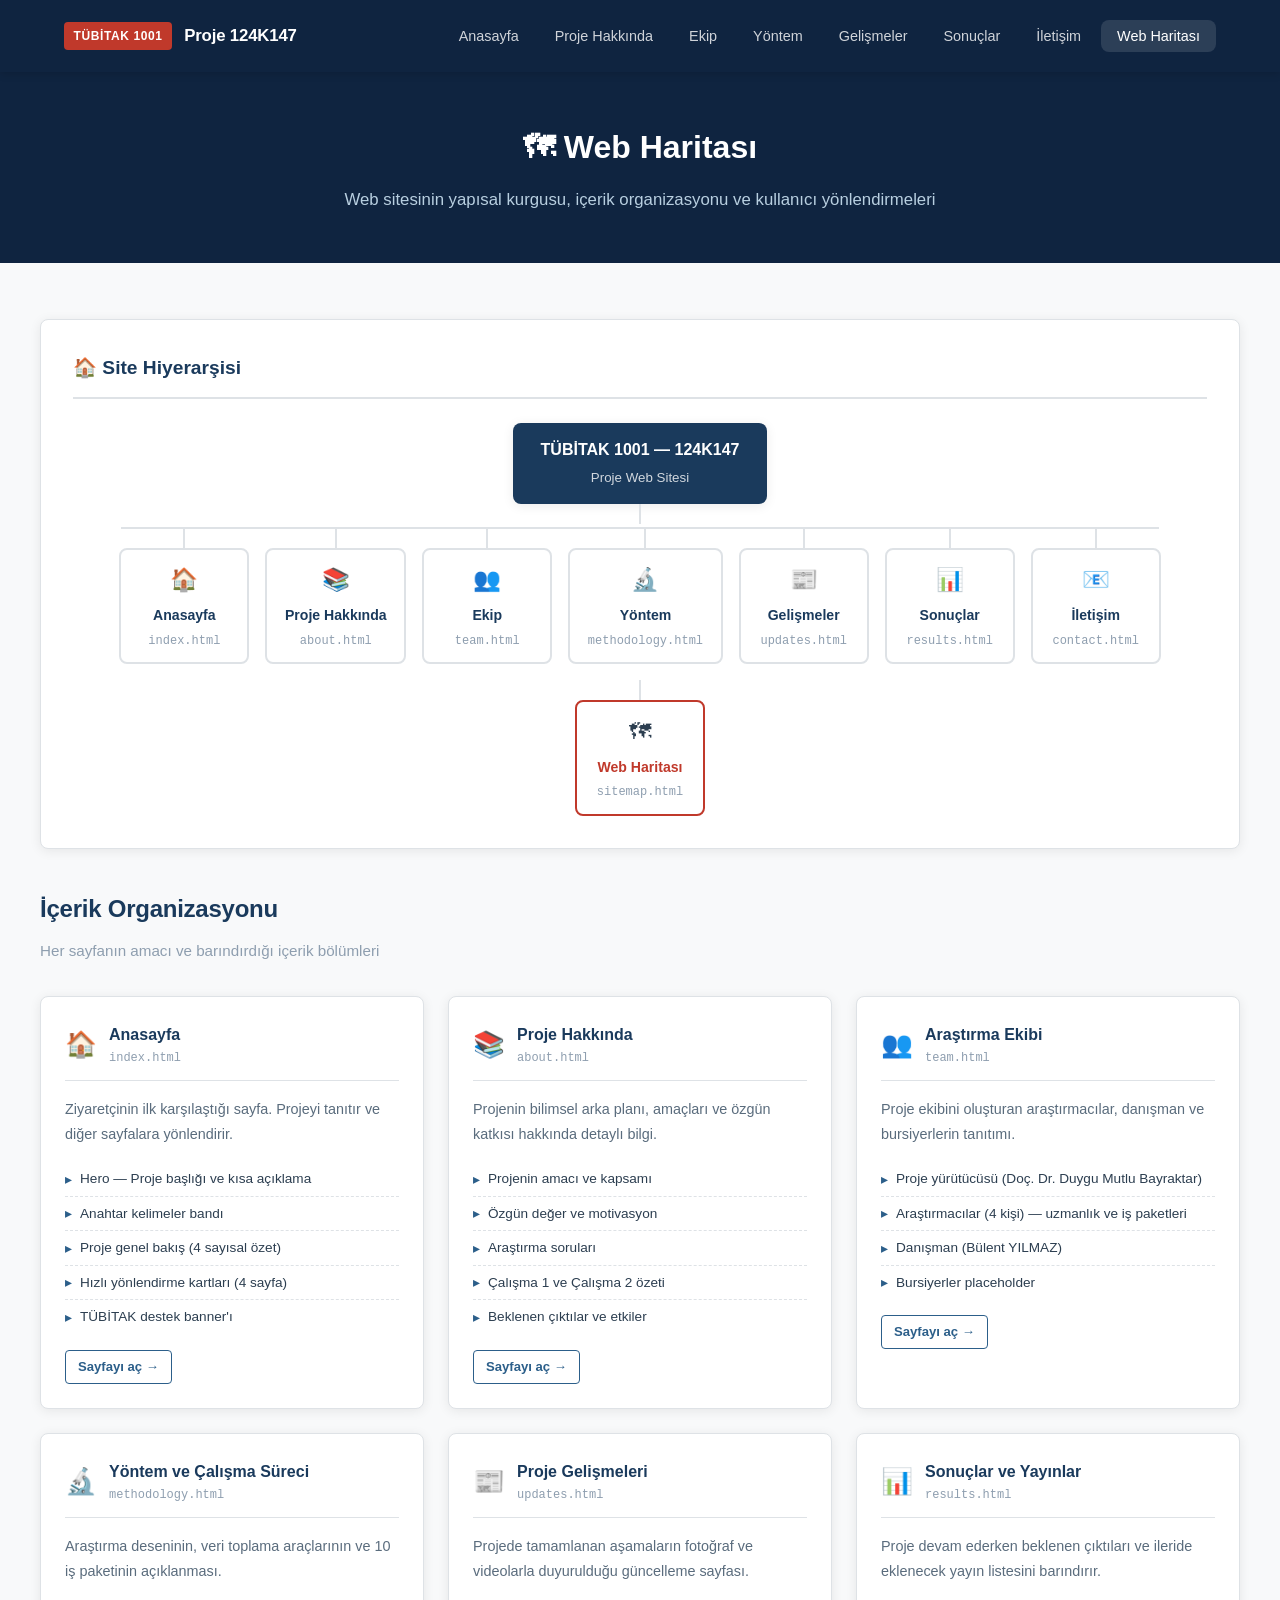
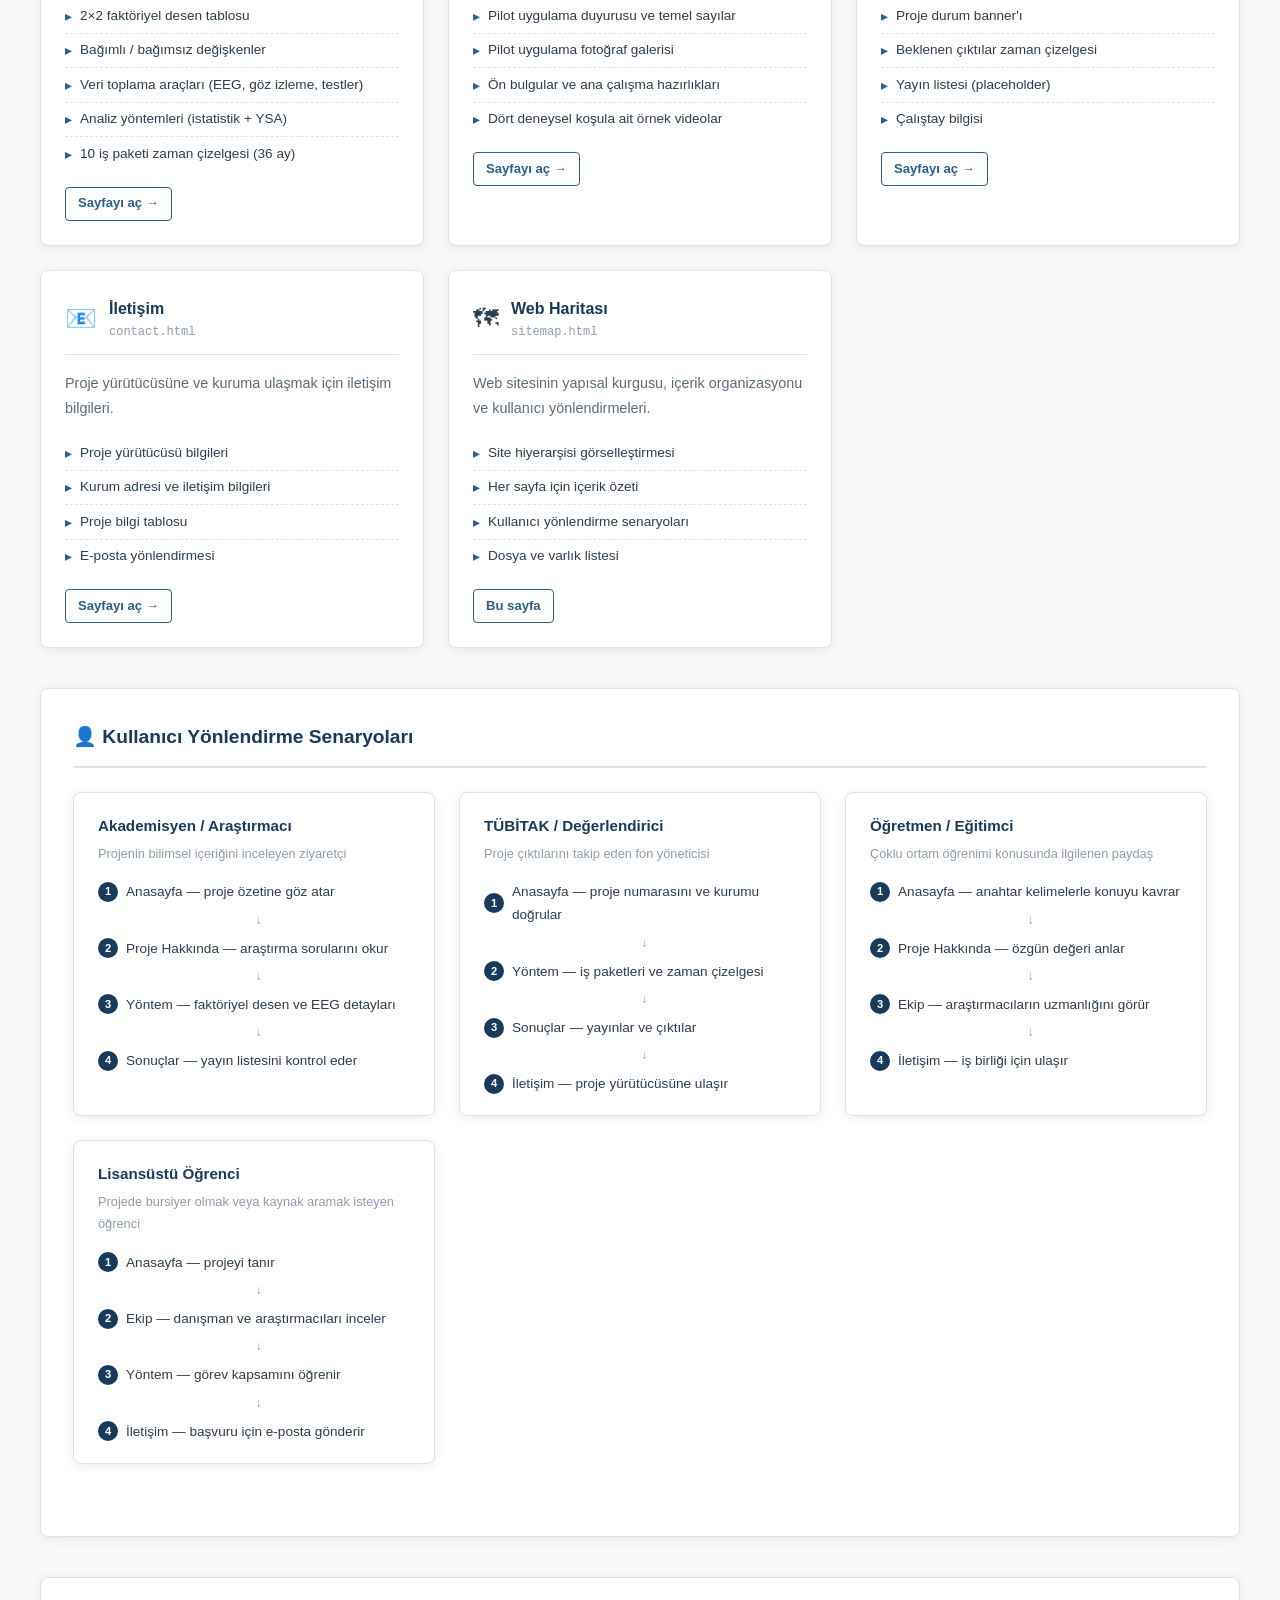
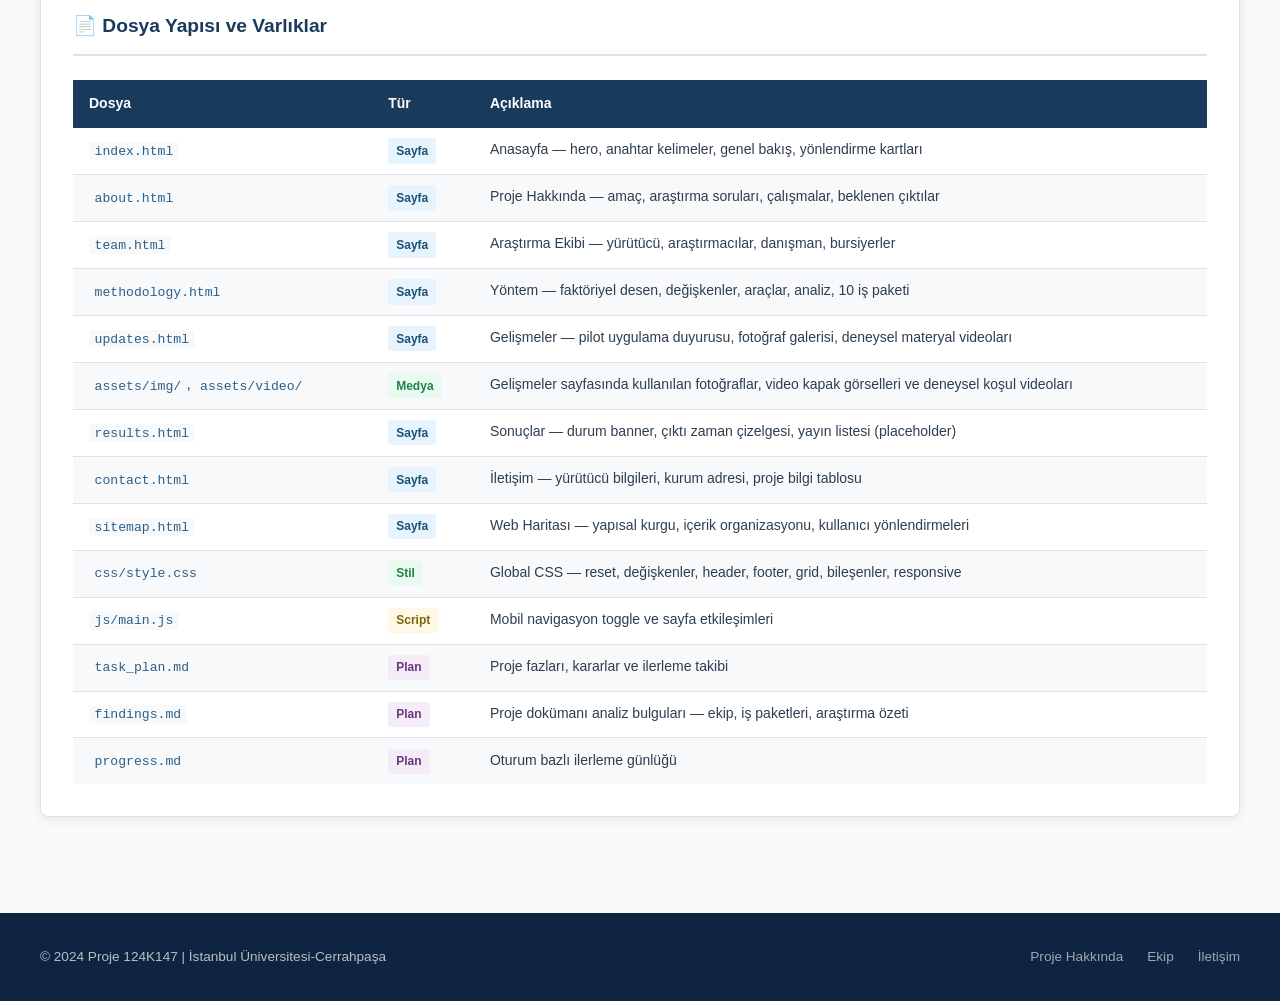
<file: sitemap.html>
<!DOCTYPE html>
<html lang="tr">
<head>
  <meta charset="UTF-8">
  <meta name="viewport" content="width=device-width, initial-scale=1.0">
  <title>Web Haritası | TÜBİTAK 1001 - 124K147</title>
  <meta name="description" content="Web sitesinin yapısal kurgusu, içerik organizasyonu ve kullanıcı yönlendirmeleri - TÜBİTAK 1001 Projesi 124K147">
  <link rel="stylesheet" href="css/style.css">
  <style>
    /* ===== SITEMAP PAGE STYLES ===== */

    /* Page intro */
    .sitemap-intro {
      background: var(--primary-dark);
      color: #fff;
      padding: 3rem 1.5rem;
      text-align: center;
    }
    .sitemap-intro h1 {
      font-size: 2rem;
      font-weight: 700;
      margin-bottom: 0.75rem;
    }
    .sitemap-intro p {
      font-size: 1.05rem;
      color: #b8cfe0;
      max-width: 640px;
      margin: 0 auto;
    }

    /* ===== SITE TREE ===== */
    .tree-section {
      background: var(--bg-white);
      border: 1px solid var(--border);
      border-radius: var(--radius);
      padding: 2rem;
      margin-bottom: 2.5rem;
      box-shadow: var(--shadow);
    }
    .tree-section h2 {
      font-size: 1.2rem;
      font-weight: 700;
      color: var(--primary);
      margin-bottom: 1.5rem;
      padding-bottom: 0.75rem;
      border-bottom: 2px solid var(--border);
    }

    /* Root node */
    .tree {
      font-size: 0.95rem;
    }
    .tree-root {
      display: flex;
      justify-content: center;
      margin-bottom: 1.5rem;
    }
    .tree-node-root {
      background: var(--primary);
      color: #fff;
      border-radius: var(--radius);
      padding: 0.85rem 1.75rem;
      font-weight: 700;
      font-size: 1rem;
      text-align: center;
      position: relative;
      box-shadow: var(--shadow);
    }
    .tree-node-root::after {
      content: '';
      position: absolute;
      bottom: -1.25rem;
      left: 50%;
      transform: translateX(-50%);
      width: 2px;
      height: 1.25rem;
      background: var(--border);
    }

    /* Children row */
    .tree-children {
      display: flex;
      justify-content: center;
      gap: 1rem;
      flex-wrap: wrap;
      position: relative;
      margin-top: 1.25rem;
    }
    .tree-children::before {
      content: '';
      position: absolute;
      top: -1px;
      left: 50%;
      transform: translateX(-50%);
      width: calc(100% - 6rem);
      height: 2px;
      background: var(--border);
    }

    /* Child node */
    .tree-node {
      display: flex;
      flex-direction: column;
      align-items: center;
      position: relative;
    }
    .tree-node::before {
      content: '';
      width: 2px;
      height: 1.25rem;
      background: var(--border);
      margin-bottom: 0;
    }
    .tree-node-card {
      border: 2px solid var(--border);
      border-radius: var(--radius);
      padding: 0.7rem 1.1rem;
      text-align: center;
      min-width: 130px;
      background: var(--bg-white);
      transition: border-color var(--transition), box-shadow var(--transition);
      cursor: default;
    }
    .tree-node-card:hover {
      border-color: var(--primary-light);
      box-shadow: var(--shadow);
    }
    .tree-node-card .node-icon {
      font-size: 1.4rem;
      margin-bottom: 0.3rem;
    }
    .tree-node-card .node-label {
      font-weight: 600;
      color: var(--primary);
      font-size: 0.88rem;
      display: block;
    }
    .tree-node-card .node-file {
      font-size: 0.75rem;
      color: var(--text-muted);
      font-family: monospace;
      margin-top: 0.15rem;
    }
    .tree-node-card.active-page {
      border-color: var(--accent);
    }
    .tree-node-card.active-page .node-label {
      color: var(--accent);
    }

    /* ===== PAGE CARDS GRID ===== */
    .page-cards-grid {
      display: grid;
      grid-template-columns: repeat(auto-fill, minmax(300px, 1fr));
      gap: 1.5rem;
      margin-bottom: 2.5rem;
    }
    .page-detail-card {
      background: var(--bg-white);
      border: 1px solid var(--border);
      border-radius: var(--radius);
      padding: 1.5rem;
      box-shadow: var(--shadow);
      transition: box-shadow var(--transition);
    }
    .page-detail-card:hover {
      box-shadow: var(--shadow-lg);
    }
    .page-detail-card .pd-header {
      display: flex;
      align-items: center;
      gap: 0.75rem;
      margin-bottom: 1rem;
      padding-bottom: 0.75rem;
      border-bottom: 1px solid var(--border);
    }
    .page-detail-card .pd-icon {
      font-size: 1.6rem;
      flex-shrink: 0;
    }
    .page-detail-card .pd-title {
      font-size: 1rem;
      font-weight: 700;
      color: var(--primary);
    }
    .page-detail-card .pd-file {
      font-size: 0.75rem;
      color: var(--text-muted);
      font-family: monospace;
    }
    .page-detail-card .pd-desc {
      font-size: 0.9rem;
      color: var(--text-light);
      margin-bottom: 1rem;
    }
    .pd-contents {
      list-style: none;
      padding: 0;
      margin: 0;
    }
    .pd-contents li {
      font-size: 0.85rem;
      color: var(--text);
      padding: 0.3rem 0;
      border-bottom: 1px dashed var(--border);
      display: flex;
      align-items: flex-start;
      gap: 0.5rem;
    }
    .pd-contents li:last-child {
      border-bottom: none;
    }
    .pd-contents li::before {
      content: '▸';
      color: var(--primary-light);
      flex-shrink: 0;
      margin-top: 0.05rem;
    }
    .pd-link {
      display: inline-block;
      margin-top: 1rem;
      font-size: 0.82rem;
      font-weight: 600;
      color: var(--primary-light);
      border: 1px solid var(--primary-light);
      border-radius: 4px;
      padding: 0.3rem 0.75rem;
      transition: background var(--transition), color var(--transition);
    }
    .pd-link:hover {
      background: var(--primary);
      color: #fff;
    }

    /* ===== USER JOURNEYS ===== */
    .journey-grid {
      display: grid;
      grid-template-columns: repeat(auto-fill, minmax(280px, 1fr));
      gap: 1.5rem;
      margin-bottom: 2.5rem;
    }
    .journey-card {
      background: var(--bg-white);
      border: 1px solid var(--border);
      border-radius: var(--radius);
      padding: 1.25rem 1.5rem;
      box-shadow: var(--shadow);
    }
    .journey-card .jc-title {
      font-size: 0.95rem;
      font-weight: 700;
      color: var(--primary);
      margin-bottom: 0.25rem;
    }
    .journey-card .jc-persona {
      font-size: 0.8rem;
      color: var(--text-muted);
      margin-bottom: 1rem;
    }
    .journey-steps {
      display: flex;
      flex-direction: column;
      gap: 0.4rem;
    }
    .journey-step {
      display: flex;
      align-items: center;
      gap: 0.5rem;
      font-size: 0.85rem;
      color: var(--text);
    }
    .journey-step .step-num {
      background: var(--primary);
      color: #fff;
      border-radius: 50%;
      width: 20px;
      height: 20px;
      display: flex;
      align-items: center;
      justify-content: center;
      font-size: 0.7rem;
      font-weight: 700;
      flex-shrink: 0;
    }
    .journey-arrow {
      text-align: center;
      color: var(--text-muted);
      font-size: 0.75rem;
      margin-left: 9px;
    }

    /* ===== ASSETS TABLE ===== */
    .assets-table {
      width: 100%;
      border-collapse: collapse;
      font-size: 0.875rem;
    }
    .assets-table th {
      background: var(--primary);
      color: #fff;
      padding: 0.75rem 1rem;
      text-align: left;
      font-weight: 600;
    }
    .assets-table td {
      padding: 0.65rem 1rem;
      border-bottom: 1px solid var(--border);
      vertical-align: top;
    }
    .assets-table tr:last-child td {
      border-bottom: none;
    }
    .assets-table tr:nth-child(even) td {
      background: var(--bg);
    }
    .assets-table code {
      font-family: monospace;
      font-size: 0.82rem;
      background: var(--bg);
      padding: 0.1rem 0.35rem;
      border-radius: 3px;
      color: var(--primary-light);
    }
    .badge-page   { background: #e8f4fd; color: #1a5276; }
    .badge-style  { background: #eafaf1; color: #1e8449; }
    .badge-script { background: #fef9e7; color: #7d6608; }
    .badge-plan   { background: #f4ecf7; color: #6c3483; }
    .badge {
      display: inline-block;
      padding: 0.15rem 0.5rem;
      border-radius: 3px;
      font-size: 0.75rem;
      font-weight: 600;
    }

    /* Responsive */
    @media (max-width: 640px) {
      .tree-children {
        gap: 0.5rem;
      }
      .tree-children::before {
        display: none;
      }
      .tree-node-card {
        min-width: 100px;
        padding: 0.5rem 0.75rem;
      }
      .sitemap-intro h1 {
        font-size: 1.5rem;
      }
    }
  </style>
</head>
<body>

  <!-- HEADER -->
  <header class="site-header">
    <div class="header-inner">
      <a href="index.html" class="site-logo">
        <span class="logo-badge">TÜBİTAK 1001</span>
        <span>Proje 124K147</span>
      </a>
      <button class="nav-toggle" aria-label="Menüyü aç/kapat" aria-expanded="false">&#9776;</button>
      <nav>
        <ul class="nav-menu">
          <li><a href="index.html">Anasayfa</a></li>
          <li><a href="about.html">Proje Hakkında</a></li>
          <li><a href="team.html">Ekip</a></li>
          <li><a href="methodology.html">Yöntem</a></li>
          <li><a href="updates.html">Gelişmeler</a></li>
          <li><a href="results.html">Sonuçlar</a></li>
          <li><a href="contact.html">İletişim</a></li>
          <li><a href="sitemap.html" class="active">Web Haritası</a></li>
        </ul>
      </nav>
    </div>
  </header>

  <!-- PAGE INTRO -->
  <div class="sitemap-intro">
    <h1>&#128506; Web Haritası</h1>
    <p>Web sitesinin yapısal kurgusu, içerik organizasyonu ve kullanıcı yönlendirmeleri</p>
  </div>

  <section class="section">
    <div class="section-inner">

      <!-- 1. SITE TREE -->
      <div class="tree-section">
        <h2>&#127968; Site Hiyerarşisi</h2>
        <div class="tree">
          <div class="tree-root">
            <div class="tree-node-root">TÜBİTAK 1001 — 124K147<br><small style="font-weight:400;opacity:.8;">Proje Web Sitesi</small></div>
          </div>
          <div class="tree-children">
            <div class="tree-node">
              <div class="tree-node-card">
                <div class="node-icon">&#127968;</div>
                <span class="node-label">Anasayfa</span>
                <div class="node-file">index.html</div>
              </div>
            </div>
            <div class="tree-node">
              <div class="tree-node-card">
                <div class="node-icon">&#128218;</div>
                <span class="node-label">Proje Hakkında</span>
                <div class="node-file">about.html</div>
              </div>
            </div>
            <div class="tree-node">
              <div class="tree-node-card">
                <div class="node-icon">&#128101;</div>
                <span class="node-label">Ekip</span>
                <div class="node-file">team.html</div>
              </div>
            </div>
            <div class="tree-node">
              <div class="tree-node-card">
                <div class="node-icon">&#128300;</div>
                <span class="node-label">Yöntem</span>
                <div class="node-file">methodology.html</div>
              </div>
            </div>
            <div class="tree-node">
              <div class="tree-node-card">
                <div class="node-icon">&#128240;</div>
                <span class="node-label">Gelişmeler</span>
                <div class="node-file">updates.html</div>
              </div>
            </div>
            <div class="tree-node">
              <div class="tree-node-card">
                <div class="node-icon">&#128202;</div>
                <span class="node-label">Sonuçlar</span>
                <div class="node-file">results.html</div>
              </div>
            </div>
            <div class="tree-node">
              <div class="tree-node-card">
                <div class="node-icon">&#128231;</div>
                <span class="node-label">İletişim</span>
                <div class="node-file">contact.html</div>
              </div>
            </div>
            <div class="tree-node">
              <div class="tree-node-card active-page">
                <div class="node-icon">&#128506;</div>
                <span class="node-label">Web Haritası</span>
                <div class="node-file">sitemap.html</div>
              </div>
            </div>
          </div>
        </div>
      </div>

      <!-- 2. PAGE CONTENT CARDS -->
      <h2 class="section-title">İçerik Organizasyonu</h2>
      <p class="section-subtitle">Her sayfanın amacı ve barındırdığı içerik bölümleri</p>

      <div class="page-cards-grid">

        <div class="page-detail-card">
          <div class="pd-header">
            <span class="pd-icon">&#127968;</span>
            <div>
              <div class="pd-title">Anasayfa</div>
              <div class="pd-file">index.html</div>
            </div>
          </div>
          <p class="pd-desc">Ziyaretçinin ilk karşılaştığı sayfa. Projeyi tanıtır ve diğer sayfalara yönlendirir.</p>
          <ul class="pd-contents">
            <li>Hero — Proje başlığı ve kısa açıklama</li>
            <li>Anahtar kelimeler bandı</li>
            <li>Proje genel bakış (4 sayısal özet)</li>
            <li>Hızlı yönlendirme kartları (4 sayfa)</li>
            <li>TÜBİTAK destek banner'ı</li>
          </ul>
          <a href="index.html" class="pd-link">Sayfayı aç &#8594;</a>
        </div>

        <div class="page-detail-card">
          <div class="pd-header">
            <span class="pd-icon">&#128218;</span>
            <div>
              <div class="pd-title">Proje Hakkında</div>
              <div class="pd-file">about.html</div>
            </div>
          </div>
          <p class="pd-desc">Projenin bilimsel arka planı, amaçları ve özgün katkısı hakkında detaylı bilgi.</p>
          <ul class="pd-contents">
            <li>Projenin amacı ve kapsamı</li>
            <li>Özgün değer ve motivasyon</li>
            <li>Araştırma soruları</li>
            <li>Çalışma 1 ve Çalışma 2 özeti</li>
            <li>Beklenen çıktılar ve etkiler</li>
          </ul>
          <a href="about.html" class="pd-link">Sayfayı aç &#8594;</a>
        </div>

        <div class="page-detail-card">
          <div class="pd-header">
            <span class="pd-icon">&#128101;</span>
            <div>
              <div class="pd-title">Araştırma Ekibi</div>
              <div class="pd-file">team.html</div>
            </div>
          </div>
          <p class="pd-desc">Proje ekibini oluşturan araştırmacılar, danışman ve bursiyerlerin tanıtımı.</p>
          <ul class="pd-contents">
            <li>Proje yürütücüsü (Doç. Dr. Duygu Mutlu Bayraktar)</li>
            <li>Araştırmacılar (4 kişi) — uzmanlık ve iş paketleri</li>
            <li>Danışman (Bülent YILMAZ)</li>
            <li>Bursiyerler placeholder</li>
          </ul>
          <a href="team.html" class="pd-link">Sayfayı aç &#8594;</a>
        </div>

        <div class="page-detail-card">
          <div class="pd-header">
            <span class="pd-icon">&#128300;</span>
            <div>
              <div class="pd-title">Yöntem ve Çalışma Süreci</div>
              <div class="pd-file">methodology.html</div>
            </div>
          </div>
          <p class="pd-desc">Araştırma deseninin, veri toplama araçlarının ve 10 iş paketinin açıklanması.</p>
          <ul class="pd-contents">
            <li>2×2 faktöriyel desen tablosu</li>
            <li>Bağımlı / bağımsız değişkenler</li>
            <li>Veri toplama araçları (EEG, göz izleme, testler)</li>
            <li>Analiz yöntemleri (istatistik + YSA)</li>
            <li>10 iş paketi zaman çizelgesi (36 ay)</li>
          </ul>
          <a href="methodology.html" class="pd-link">Sayfayı aç &#8594;</a>
        </div>

        <div class="page-detail-card">
          <div class="pd-header">
            <span class="pd-icon">&#128240;</span>
            <div>
              <div class="pd-title">Proje Gelişmeleri</div>
              <div class="pd-file">updates.html</div>
            </div>
          </div>
          <p class="pd-desc">Projede tamamlanan aşamaların fotoğraf ve videolarla duyurulduğu güncelleme sayfası.</p>
          <ul class="pd-contents">
            <li>Pilot uygulama duyurusu ve temel sayılar</li>
            <li>Pilot uygulama fotoğraf galerisi</li>
            <li>Ön bulgular ve ana çalışma hazırlıkları</li>
            <li>Dört deneysel koşula ait örnek videolar</li>
          </ul>
          <a href="updates.html" class="pd-link">Sayfayı aç &#8594;</a>
        </div>

        <div class="page-detail-card">
          <div class="pd-header">
            <span class="pd-icon">&#128202;</span>
            <div>
              <div class="pd-title">Sonuçlar ve Yayınlar</div>
              <div class="pd-file">results.html</div>
            </div>
          </div>
          <p class="pd-desc">Proje devam ederken beklenen çıktıları ve ileride eklenecek yayın listesini barındırır.</p>
          <ul class="pd-contents">
            <li>Proje durum banner'ı</li>
            <li>Beklenen çıktılar zaman çizelgesi</li>
            <li>Yayın listesi (placeholder)</li>
            <li>Çalıştay bilgisi</li>
          </ul>
          <a href="results.html" class="pd-link">Sayfayı aç &#8594;</a>
        </div>

        <div class="page-detail-card">
          <div class="pd-header">
            <span class="pd-icon">&#128231;</span>
            <div>
              <div class="pd-title">İletişim</div>
              <div class="pd-file">contact.html</div>
            </div>
          </div>
          <p class="pd-desc">Proje yürütücüsüne ve kuruma ulaşmak için iletişim bilgileri.</p>
          <ul class="pd-contents">
            <li>Proje yürütücüsü bilgileri</li>
            <li>Kurum adresi ve iletişim bilgileri</li>
            <li>Proje bilgi tablosu</li>
            <li>E-posta yönlendirmesi</li>
          </ul>
          <a href="contact.html" class="pd-link">Sayfayı aç &#8594;</a>
        </div>

        <div class="page-detail-card">
          <div class="pd-header">
            <span class="pd-icon">&#128506;</span>
            <div>
              <div class="pd-title">Web Haritası</div>
              <div class="pd-file">sitemap.html</div>
            </div>
          </div>
          <p class="pd-desc">Web sitesinin yapısal kurgusu, içerik organizasyonu ve kullanıcı yönlendirmeleri.</p>
          <ul class="pd-contents">
            <li>Site hiyerarşisi görselleştirmesi</li>
            <li>Her sayfa için içerik özeti</li>
            <li>Kullanıcı yönlendirme senaryoları</li>
            <li>Dosya ve varlık listesi</li>
          </ul>
          <a href="sitemap.html" class="pd-link">Bu sayfa</a>
        </div>

      </div>

      <!-- 3. USER JOURNEYS -->
      <div class="tree-section">
        <h2>&#128100; Kullanıcı Yönlendirme Senaryoları</h2>
        <div class="journey-grid">

          <div class="journey-card">
            <div class="jc-title">Akademisyen / Araştırmacı</div>
            <div class="jc-persona">Projenin bilimsel içeriğini inceleyen ziyaretçi</div>
            <div class="journey-steps">
              <div class="journey-step"><span class="step-num">1</span>Anasayfa — proje özetine göz atar</div>
              <div class="journey-arrow">↓</div>
              <div class="journey-step"><span class="step-num">2</span>Proje Hakkında — araştırma sorularını okur</div>
              <div class="journey-arrow">↓</div>
              <div class="journey-step"><span class="step-num">3</span>Yöntem — faktöriyel desen ve EEG detayları</div>
              <div class="journey-arrow">↓</div>
              <div class="journey-step"><span class="step-num">4</span>Sonuçlar — yayın listesini kontrol eder</div>
            </div>
          </div>

          <div class="journey-card">
            <div class="jc-title">TÜBİTAK / Değerlendirici</div>
            <div class="jc-persona">Proje çıktılarını takip eden fon yöneticisi</div>
            <div class="journey-steps">
              <div class="journey-step"><span class="step-num">1</span>Anasayfa — proje numarasını ve kurumu doğrular</div>
              <div class="journey-arrow">↓</div>
              <div class="journey-step"><span class="step-num">2</span>Yöntem — iş paketleri ve zaman çizelgesi</div>
              <div class="journey-arrow">↓</div>
              <div class="journey-step"><span class="step-num">3</span>Sonuçlar — yayınlar ve çıktılar</div>
              <div class="journey-arrow">↓</div>
              <div class="journey-step"><span class="step-num">4</span>İletişim — proje yürütücüsüne ulaşır</div>
            </div>
          </div>

          <div class="journey-card">
            <div class="jc-title">Öğretmen / Eğitimci</div>
            <div class="jc-persona">Çoklu ortam öğrenimi konusunda ilgilenen paydaş</div>
            <div class="journey-steps">
              <div class="journey-step"><span class="step-num">1</span>Anasayfa — anahtar kelimelerle konuyu kavrar</div>
              <div class="journey-arrow">↓</div>
              <div class="journey-step"><span class="step-num">2</span>Proje Hakkında — özgün değeri anlar</div>
              <div class="journey-arrow">↓</div>
              <div class="journey-step"><span class="step-num">3</span>Ekip — araştırmacıların uzmanlığını görür</div>
              <div class="journey-arrow">↓</div>
              <div class="journey-step"><span class="step-num">4</span>İletişim — iş birliği için ulaşır</div>
            </div>
          </div>

          <div class="journey-card">
            <div class="jc-title">Lisansüstü Öğrenci</div>
            <div class="jc-persona">Projede bursiyer olmak veya kaynak aramak isteyen öğrenci</div>
            <div class="journey-steps">
              <div class="journey-step"><span class="step-num">1</span>Anasayfa — projeyi tanır</div>
              <div class="journey-arrow">↓</div>
              <div class="journey-step"><span class="step-num">2</span>Ekip — danışman ve araştırmacıları inceler</div>
              <div class="journey-arrow">↓</div>
              <div class="journey-step"><span class="step-num">3</span>Yöntem — görev kapsamını öğrenir</div>
              <div class="journey-arrow">↓</div>
              <div class="journey-step"><span class="step-num">4</span>İletişim — başvuru için e-posta gönderir</div>
            </div>
          </div>

        </div>
      </div>

      <!-- 4. FILE ASSETS TABLE -->
      <div class="tree-section">
        <h2>&#128196; Dosya Yapısı ve Varlıklar</h2>
        <div style="overflow-x:auto;">
          <table class="assets-table">
            <thead>
              <tr>
                <th>Dosya</th>
                <th>Tür</th>
                <th>Açıklama</th>
              </tr>
            </thead>
            <tbody>
              <tr>
                <td><code>index.html</code></td>
                <td><span class="badge badge-page">Sayfa</span></td>
                <td>Anasayfa — hero, anahtar kelimeler, genel bakış, yönlendirme kartları</td>
              </tr>
              <tr>
                <td><code>about.html</code></td>
                <td><span class="badge badge-page">Sayfa</span></td>
                <td>Proje Hakkında — amaç, araştırma soruları, çalışmalar, beklenen çıktılar</td>
              </tr>
              <tr>
                <td><code>team.html</code></td>
                <td><span class="badge badge-page">Sayfa</span></td>
                <td>Araştırma Ekibi — yürütücü, araştırmacılar, danışman, bursiyerler</td>
              </tr>
              <tr>
                <td><code>methodology.html</code></td>
                <td><span class="badge badge-page">Sayfa</span></td>
                <td>Yöntem — faktöriyel desen, değişkenler, araçlar, analiz, 10 iş paketi</td>
              </tr>
              <tr>
                <td><code>updates.html</code></td>
                <td><span class="badge badge-page">Sayfa</span></td>
                <td>Gelişmeler — pilot uygulama duyurusu, fotoğraf galerisi, deneysel materyal videoları</td>
              </tr>
              <tr>
                <td><code>assets/img/</code>, <code>assets/video/</code></td>
                <td><span class="badge badge-style">Medya</span></td>
                <td>Gelişmeler sayfasında kullanılan fotoğraflar, video kapak görselleri ve deneysel koşul videoları</td>
              </tr>
              <tr>
                <td><code>results.html</code></td>
                <td><span class="badge badge-page">Sayfa</span></td>
                <td>Sonuçlar — durum banner, çıktı zaman çizelgesi, yayın listesi (placeholder)</td>
              </tr>
              <tr>
                <td><code>contact.html</code></td>
                <td><span class="badge badge-page">Sayfa</span></td>
                <td>İletişim — yürütücü bilgileri, kurum adresi, proje bilgi tablosu</td>
              </tr>
              <tr>
                <td><code>sitemap.html</code></td>
                <td><span class="badge badge-page">Sayfa</span></td>
                <td>Web Haritası — yapısal kurgu, içerik organizasyonu, kullanıcı yönlendirmeleri</td>
              </tr>
              <tr>
                <td><code>css/style.css</code></td>
                <td><span class="badge badge-style">Stil</span></td>
                <td>Global CSS — reset, değişkenler, header, footer, grid, bileşenler, responsive</td>
              </tr>
              <tr>
                <td><code>js/main.js</code></td>
                <td><span class="badge badge-script">Script</span></td>
                <td>Mobil navigasyon toggle ve sayfa etkileşimleri</td>
              </tr>
              <tr>
                <td><code>task_plan.md</code></td>
                <td><span class="badge badge-plan">Plan</span></td>
                <td>Proje fazları, kararlar ve ilerleme takibi</td>
              </tr>
              <tr>
                <td><code>findings.md</code></td>
                <td><span class="badge badge-plan">Plan</span></td>
                <td>Proje dokümanı analiz bulguları — ekip, iş paketleri, araştırma özeti</td>
              </tr>
              <tr>
                <td><code>progress.md</code></td>
                <td><span class="badge badge-plan">Plan</span></td>
                <td>Oturum bazlı ilerleme günlüğü</td>
              </tr>
            </tbody>
          </table>
        </div>
      </div>

    </div>
  </section>

  <!-- FOOTER -->
  <footer class="site-footer">
    <div class="footer-inner">
      <div>&copy; 2024 Proje 124K147 | İstanbul Üniversitesi-Cerrahpaşa</div>
      <div class="footer-links">
        <a href="about.html">Proje Hakkında</a>
        <a href="team.html">Ekip</a>
        <a href="contact.html">İletişim</a>
      </div>
    </div>
  </footer>

  <script src="js/main.js"></script>
</body>
</html>
</file>
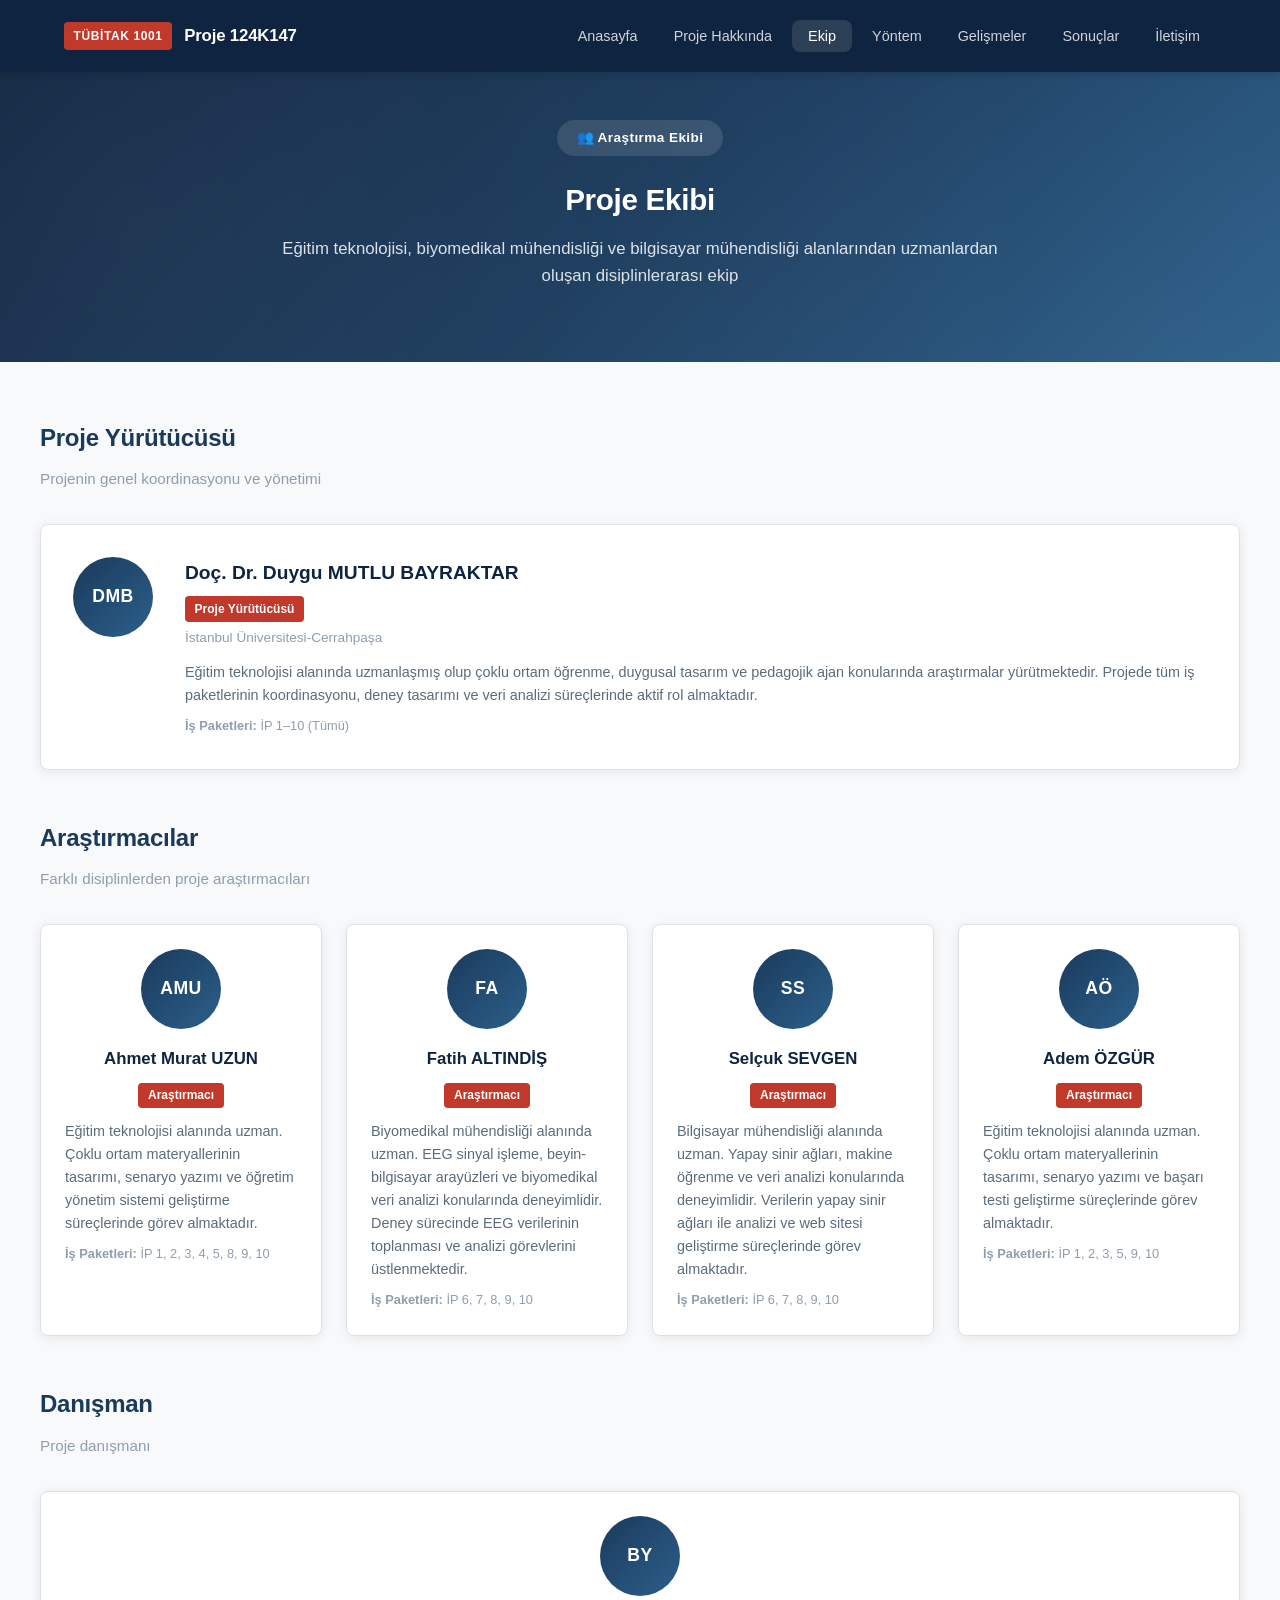
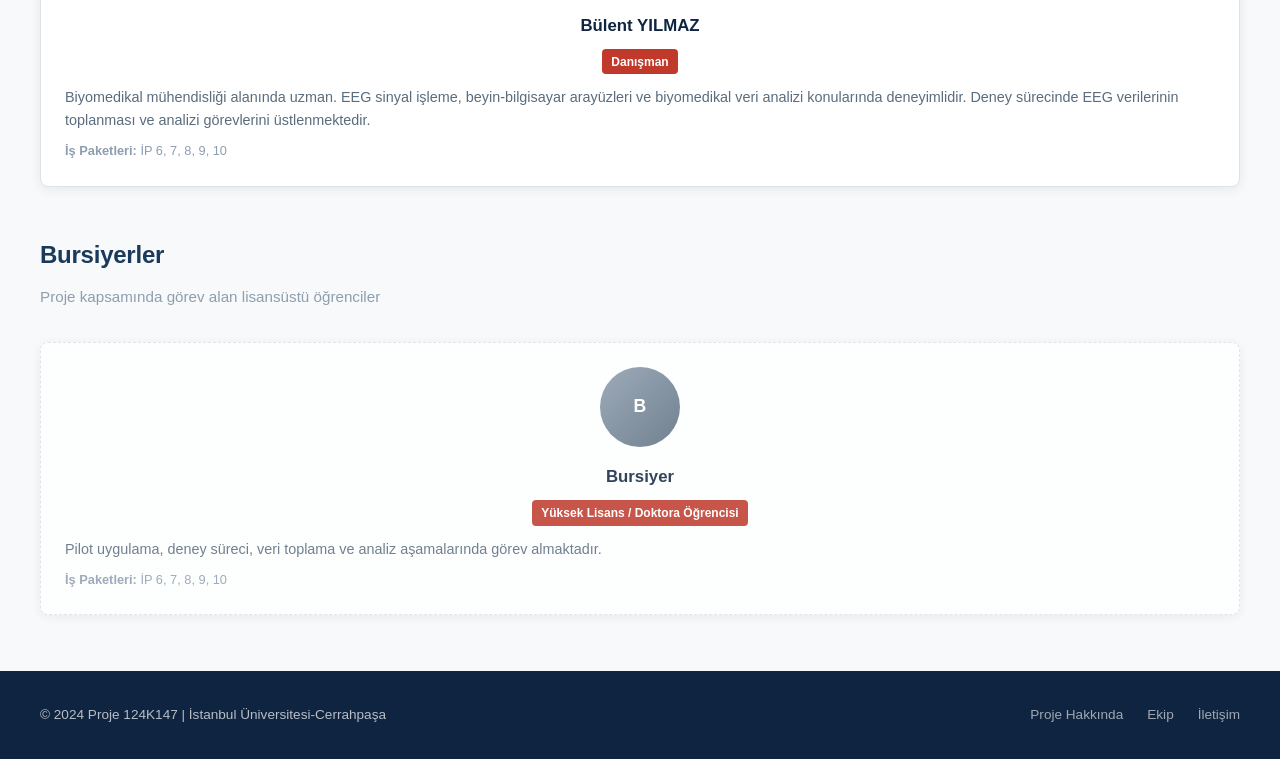
<file: team.html>
<!DOCTYPE html>
<html lang="tr">
<head>
  <meta charset="UTF-8">
  <meta name="viewport" content="width=device-width, initial-scale=1.0">
  <title>Araştırma Ekibi | TÜBİTAK 1001 - 124K147</title>
  <meta name="description" content="Proje ekibi - yürütücü, araştırmacılar ve bursiyerler">
  <link rel="stylesheet" href="css/style.css">
</head>
<body>

  <!-- HEADER -->
  <header class="site-header">
    <div class="header-inner">
      <a href="index.html" class="site-logo">
        <span class="logo-badge">TÜBİTAK 1001</span>
        <span>Proje 124K147</span>
      </a>
      <button class="nav-toggle" aria-label="Menüyü aç/kapat" aria-expanded="false">&#9776;</button>
      <nav>
        <ul class="nav-menu">
          <li><a href="index.html">Anasayfa</a></li>
          <li><a href="about.html">Proje Hakkında</a></li>
          <li><a href="team.html" class="active">Ekip</a></li>
          <li><a href="methodology.html">Yöntem</a></li>
          <li><a href="updates.html">Gelişmeler</a></li>
          <li><a href="results.html">Sonuçlar</a></li>
          <li><a href="contact.html">İletişim</a></li>
        </ul>
      </nav>
    </div>
  </header>

  <!-- PAGE HERO -->
  <section class="hero" style="padding: 3rem 1.5rem;">
    <div class="hero-content">
      <div class="hero-badge">&#128101; Araştırma Ekibi</div>
      <h1>Proje Ekibi</h1>
      <p class="hero-subtitle">Eğitim teknolojisi, biyomedikal mühendisliği ve bilgisayar mühendisliği alanlarından uzmanlardan oluşan disiplinlerarası ekip</p>
    </div>
  </section>

  <!-- TEAM -->
  <section class="section">
    <div class="section-inner">

      <!-- YÜRÜTÜCÜ -->
      <h2 class="section-title">Proje Yürütücüsü</h2>
      <p class="section-subtitle">Projenin genel koordinasyonu ve yönetimi</p>

      <div class="team-lead">
        <div class="team-avatar">DMB</div>
        <div class="team-info">
          <h3>Doç. Dr. Duygu MUTLU BAYRAKTAR</h3>
          <span class="team-role">Proje Yürütücüsü</span>
          <span class="team-affiliation">İstanbul Üniversitesi-Cerrahpaşa</span>
          <p class="team-bio">Eğitim teknolojisi alanında uzmanlaşmış olup çoklu ortam öğrenme, duygusal tasarım ve pedagojik ajan konularında araştırmalar yürütmektedir. Projede tüm iş paketlerinin koordinasyonu, deney tasarımı ve veri analizi süreçlerinde aktif rol almaktadır.</p>
          <div class="team-wp">
            <span class="wp-label">İş Paketleri:</span> İP 1–10 (Tümü)
          </div>
        </div>
      </div>

      <!-- ARAŞTIRMACILAR -->
      <h2 class="section-title" style="margin-top: 3rem;">Araştırmacılar</h2>
      <p class="section-subtitle">Farklı disiplinlerden proje araştırmacıları</p>

      <div class="team-grid">
        <div class="team-card">
          <div class="team-avatar">AMU</div>
          <h3>Ahmet Murat UZUN</h3>
          <span class="team-role">Araştırmacı</span>
          <p class="team-bio">Eğitim teknolojisi alanında uzman. Çoklu ortam materyallerinin tasarımı, senaryo yazımı ve öğretim yönetim sistemi geliştirme süreçlerinde görev almaktadır.</p>
          <div class="team-wp">
            <span class="wp-label">İş Paketleri:</span> İP 1, 2, 3, 4, 5, 8, 9, 10
          </div>
        </div>

        <div class="team-card">
          <div class="team-avatar">FA</div>
          <h3>Fatih ALTINDİŞ</h3>
          <span class="team-role">Araştırmacı</span>
          <p class="team-bio">Biyomedikal mühendisliği alanında uzman. EEG sinyal işleme, beyin-bilgisayar arayüzleri ve biyomedikal veri analizi konularında deneyimlidir. Deney sürecinde EEG verilerinin toplanması ve analizi görevlerini üstlenmektedir.</p>
          <div class="team-wp">
            <span class="wp-label">İş Paketleri:</span> İP 6, 7, 8, 9, 10
          </div>
        </div>

        <div class="team-card">
          <div class="team-avatar">SS</div>
          <h3>Selçuk SEVGEN</h3>
          <span class="team-role">Araştırmacı</span>
          <p class="team-bio">Bilgisayar mühendisliği alanında uzman. Yapay sinir ağları, makine öğrenme ve veri analizi konularında deneyimlidir. Verilerin yapay sinir ağları ile analizi ve web sitesi geliştirme süreçlerinde görev almaktadır.</p>
          <div class="team-wp">
            <span class="wp-label">İş Paketleri:</span> İP 6, 7, 8, 9, 10
          </div>
        </div>

        <div class="team-card">
          <div class="team-avatar">AÖ</div>
          <h3>Adem ÖZGÜR</h3>
          <span class="team-role">Araştırmacı</span>
          <p class="team-bio">Eğitim teknolojisi alanında uzman. Çoklu ortam materyallerinin tasarımı, senaryo yazımı ve başarı testi geliştirme süreçlerinde görev almaktadır.</p>
          <div class="team-wp">
            <span class="wp-label">İş Paketleri:</span> İP 1, 2, 3, 5, 9, 10
          </div>
        </div>
      </div>

      <!-- DANIŞMAN -->
      <h2 class="section-title" style="margin-top: 3rem;">Danışman</h2>
      <p class="section-subtitle">Proje danışmanı</p>

      <div class="team-grid">
        <div class="team-card">
          <div class="team-avatar">BY</div>
          <h3>Bülent YILMAZ</h3>
          <span class="team-role">Danışman</span>
          <p class="team-bio">Biyomedikal mühendisliği alanında uzman. EEG sinyal işleme, beyin-bilgisayar arayüzleri ve biyomedikal veri analizi konularında deneyimlidir. Deney sürecinde EEG verilerinin toplanması ve analizi görevlerini üstlenmektedir.</p>
          <div class="team-wp">
            <span class="wp-label">İş Paketleri:</span> İP 6, 7, 8, 9, 10
          </div>
        </div>
      </div>

      <!-- BURSİYERLER -->
      <h2 class="section-title" style="margin-top: 3rem;">Bursiyerler</h2>
      <p class="section-subtitle">Proje kapsamında görev alan lisansüstü öğrenciler</p>

      <div class="team-grid">
        <div class="team-card team-card-placeholder">
          <div class="team-avatar team-avatar-muted">B</div>
          <h3>Bursiyer</h3>
          <span class="team-role">Yüksek Lisans / Doktora Öğrencisi</span>
          <p class="team-bio">Pilot uygulama, deney süreci, veri toplama ve analiz aşamalarında görev almaktadır.</p>
          <div class="team-wp">
            <span class="wp-label">İş Paketleri:</span> İP 6, 7, 8, 9, 10
          </div>
        </div>
      </div>

    </div>
  </section>

  <!-- FOOTER -->
  <footer class="site-footer">
    <div class="footer-inner">
      <div>&copy; 2024 Proje 124K147 | İstanbul Üniversitesi-Cerrahpaşa</div>
      <div class="footer-links">
        <a href="about.html">Proje Hakkında</a>
        <a href="team.html">Ekip</a>
        <a href="contact.html">İletişim</a>
      </div>
    </div>
  </footer>

  <script src="js/main.js"></script>
</body>
</html>
</file>
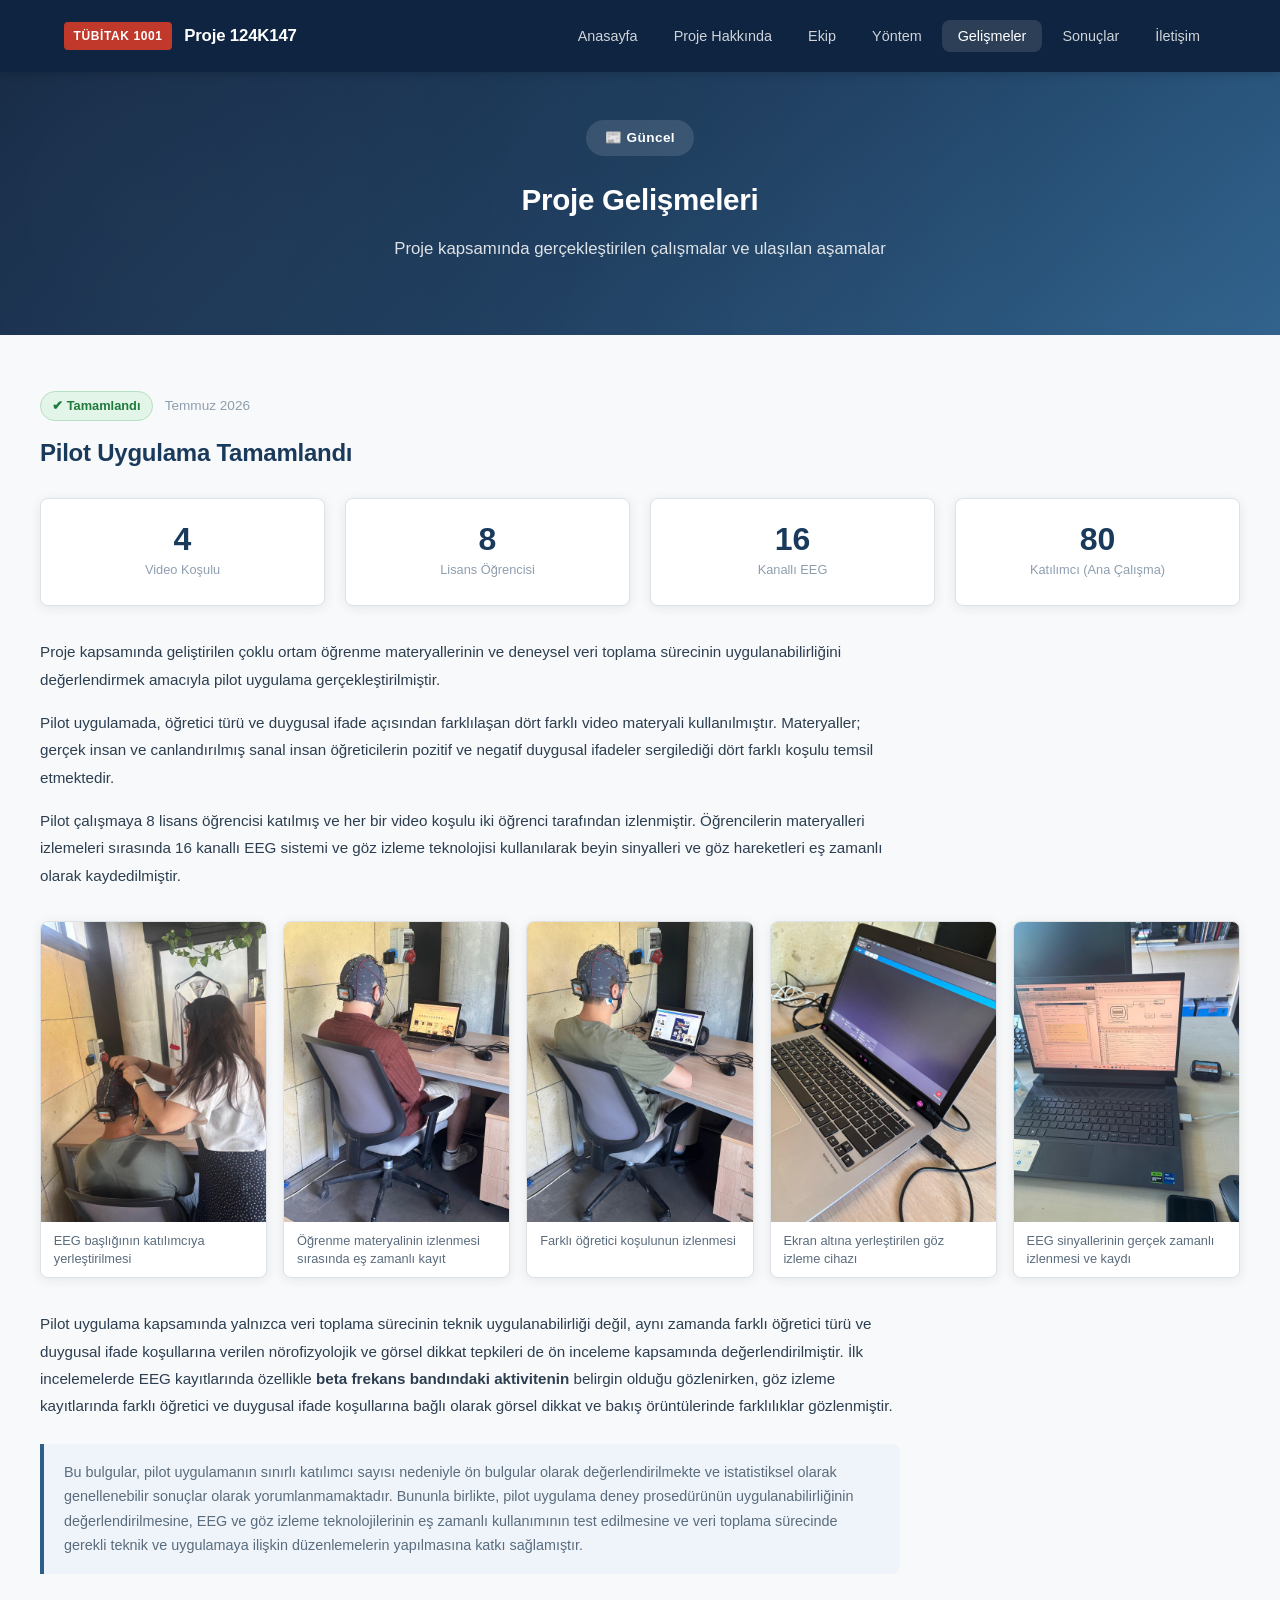
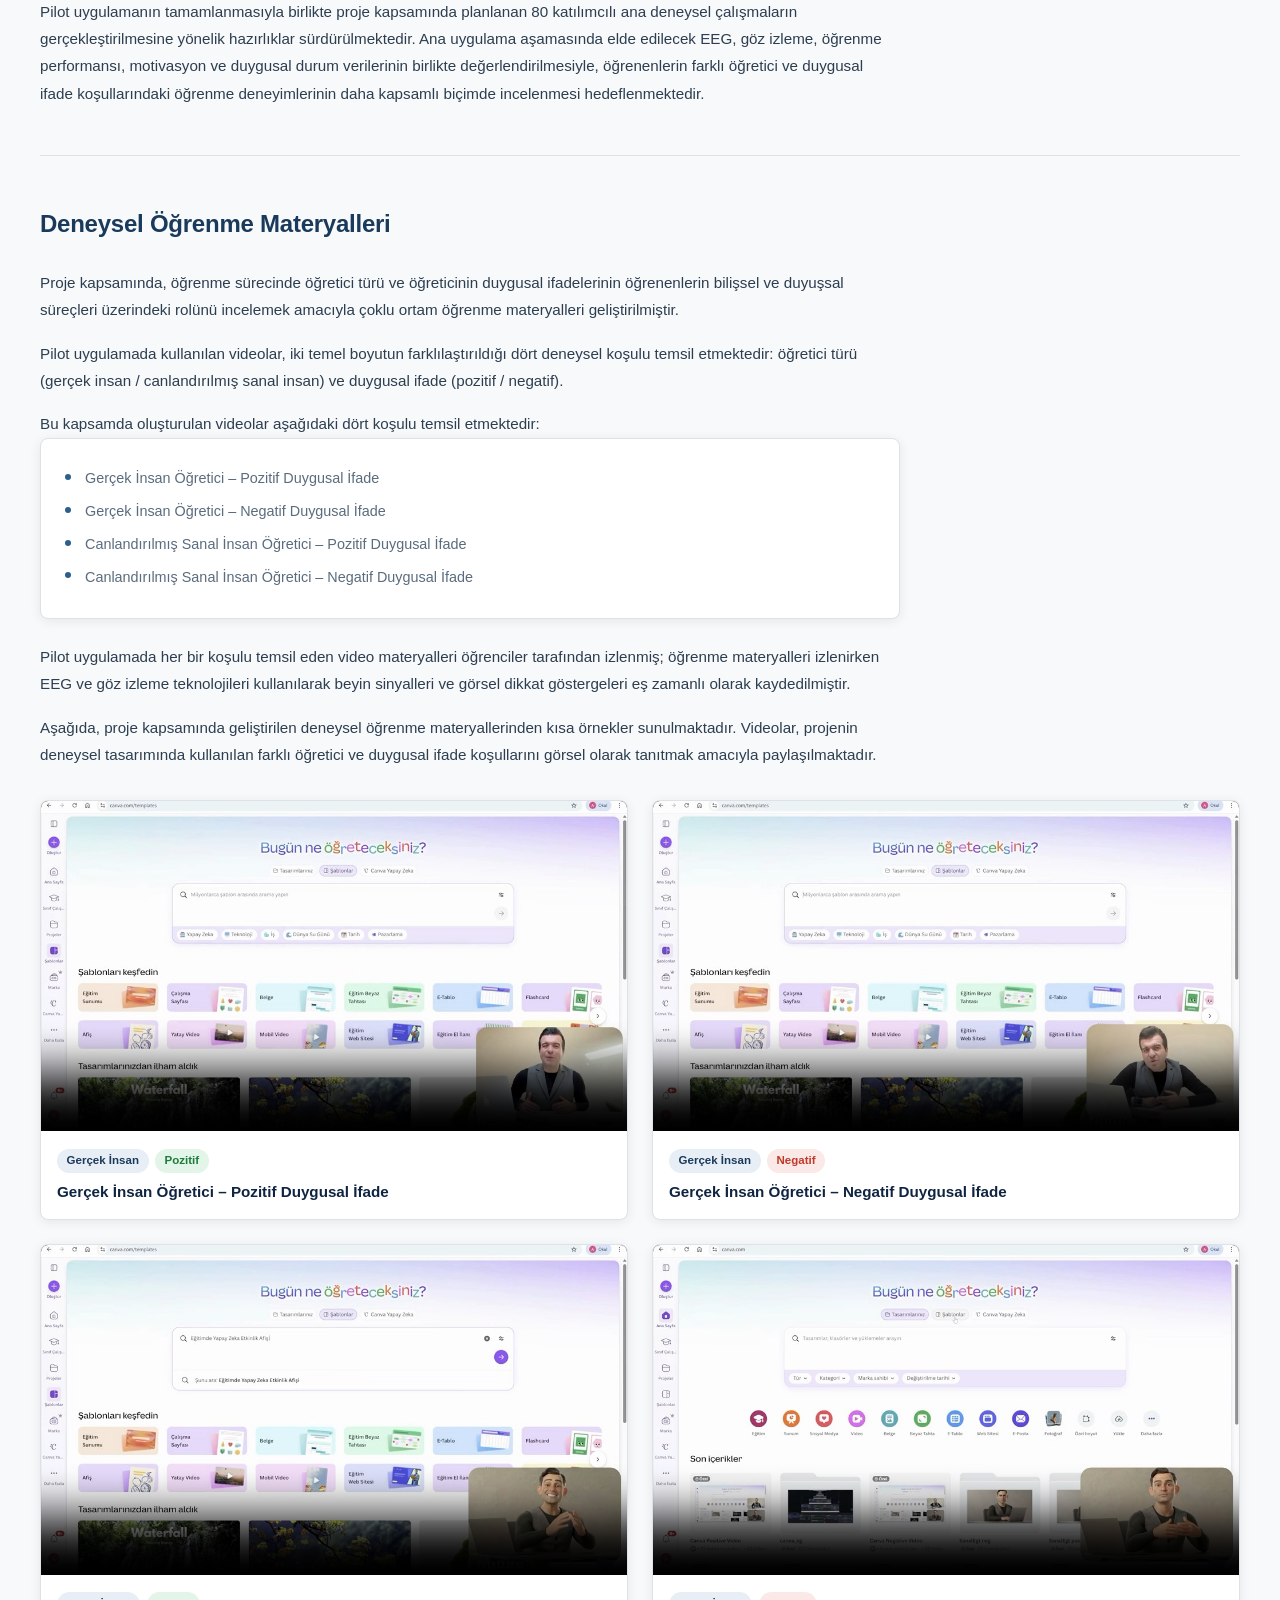
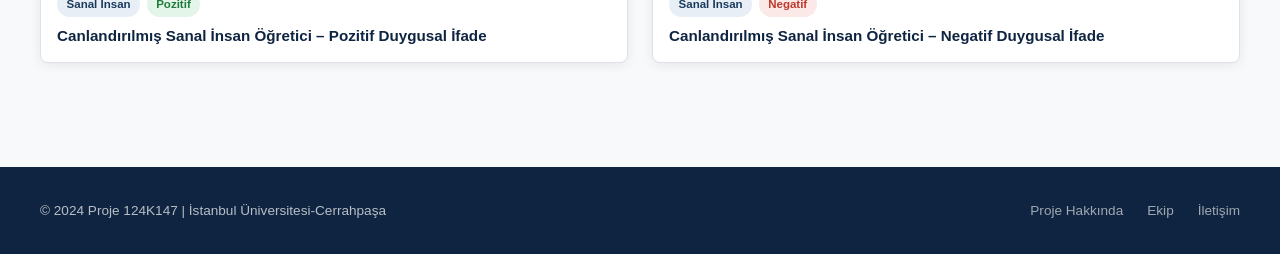
<file: updates.html>
<!DOCTYPE html>
<html lang="tr">
<head>
  <meta charset="UTF-8">
  <meta name="viewport" content="width=device-width, initial-scale=1.0">
  <title>Proje Gelişmeleri | TÜBİTAK 1001 - 124K147</title>
  <meta name="description" content="Proje kapsamındaki güncel gelişmeler: pilot uygulama ve deneysel öğrenme materyalleri">
  <link rel="stylesheet" href="css/style.css">
</head>
<body>

  <!-- HEADER -->
  <header class="site-header">
    <div class="header-inner">
      <a href="index.html" class="site-logo">
        <span class="logo-badge">TÜBİTAK 1001</span>
        <span>Proje 124K147</span>
      </a>
      <button class="nav-toggle" aria-label="Menüyü aç/kapat" aria-expanded="false">&#9776;</button>
      <nav>
        <ul class="nav-menu">
          <li><a href="index.html">Anasayfa</a></li>
          <li><a href="about.html">Proje Hakkında</a></li>
          <li><a href="team.html">Ekip</a></li>
          <li><a href="methodology.html">Yöntem</a></li>
          <li><a href="updates.html" class="active">Gelişmeler</a></li>
          <li><a href="results.html">Sonuçlar</a></li>
          <li><a href="contact.html">İletişim</a></li>
        </ul>
      </nav>
    </div>
  </header>

  <!-- PAGE HERO -->
  <section class="hero" style="padding: 3rem 1.5rem;">
    <div class="hero-content">
      <div class="hero-badge">&#128240; Güncel</div>
      <h1>Proje Gelişmeleri</h1>
      <p class="hero-subtitle">Proje kapsamında gerçekleştirilen çalışmalar ve ulaşılan aşamalar</p>
    </div>
  </section>

  <!-- CONTENT -->
  <section class="section">
    <div class="section-inner">

      <!-- PİLOT UYGULAMA -->
      <article class="content-block update-entry" id="pilot-uygulama">
        <div class="update-meta">
          <span class="update-tag">&#10004; Tamamlandı</span>
          <span class="update-date">Temmuz 2026</span>
        </div>
        <h2 class="section-title">Pilot Uygulama Tamamlandı</h2>

        <div class="overview-grid">
          <div class="overview-box">
            <div class="number">4</div>
            <div class="label">Video Koşulu</div>
          </div>
          <div class="overview-box">
            <div class="number">8</div>
            <div class="label">Lisans Öğrencisi</div>
          </div>
          <div class="overview-box">
            <div class="number">16</div>
            <div class="label">Kanallı EEG</div>
          </div>
          <div class="overview-box">
            <div class="number">80</div>
            <div class="label">Katılımcı (Ana Çalışma)</div>
          </div>
        </div>

        <div class="content-text">
          <p>Proje kapsamında geliştirilen çoklu ortam öğrenme materyallerinin ve deneysel veri toplama sürecinin uygulanabilirliğini değerlendirmek amacıyla pilot uygulama gerçekleştirilmiştir.</p>
          <p>Pilot uygulamada, öğretici türü ve duygusal ifade açısından farklılaşan dört farklı video materyali kullanılmıştır. Materyaller; gerçek insan ve canlandırılmış sanal insan öğreticilerin pozitif ve negatif duygusal ifadeler sergilediği dört farklı koşulu temsil etmektedir.</p>
          <p>Pilot çalışmaya 8 lisans öğrencisi katılmış ve her bir video koşulu iki öğrenci tarafından izlenmiştir. Öğrencilerin materyalleri izlemeleri sırasında 16 kanallı EEG sistemi ve göz izleme teknolojisi kullanılarak beyin sinyalleri ve göz hareketleri eş zamanlı olarak kaydedilmiştir.</p>
        </div>

        <div class="photo-gallery">
          <figure>
            <a href="assets/img/pilot-eeg-hazirlik.jpg" target="_blank" rel="noopener">
              <img src="assets/img/pilot-eeg-hazirlik.jpg" alt="Araştırmacı, katılımcının başına EEG başlığını yerleştiriyor" loading="lazy" width="1200" height="1600">
            </a>
            <figcaption>EEG başlığının katılımcıya yerleştirilmesi</figcaption>
          </figure>
          <figure>
            <a href="assets/img/pilot-katilimci-1.jpg" target="_blank" rel="noopener">
              <img src="assets/img/pilot-katilimci-1.jpg" alt="EEG başlığı takılı katılımcı dizüstü bilgisayarda öğrenme materyalini izliyor" loading="lazy" width="1200" height="1600">
            </a>
            <figcaption>Öğrenme materyalinin izlenmesi sırasında eş zamanlı kayıt</figcaption>
          </figure>
          <figure>
            <a href="assets/img/pilot-katilimci-2.jpg" target="_blank" rel="noopener">
              <img src="assets/img/pilot-katilimci-2.jpg" alt="EEG başlığı takılı bir diğer katılımcı video materyalini izliyor" loading="lazy" width="1200" height="1600">
            </a>
            <figcaption>Farklı öğretici koşulunun izlenmesi</figcaption>
          </figure>
          <figure>
            <a href="assets/img/pilot-goz-izleme.jpg" target="_blank" rel="noopener">
              <img src="assets/img/pilot-goz-izleme.jpg" alt="Dizüstü bilgisayar ekranının altına yerleştirilmiş göz izleme cihazı" loading="lazy" width="1200" height="1600">
            </a>
            <figcaption>Ekran altına yerleştirilen göz izleme cihazı</figcaption>
          </figure>
          <figure>
            <a href="assets/img/pilot-eeg-kayit.jpg" target="_blank" rel="noopener">
              <img src="assets/img/pilot-eeg-kayit.jpg" alt="Bilgisayar ekranında çok kanallı EEG sinyallerinin gerçek zamanlı görüntülenmesi" loading="lazy" width="1200" height="1600">
            </a>
            <figcaption>EEG sinyallerinin gerçek zamanlı izlenmesi ve kaydı</figcaption>
          </figure>
        </div>

        <div class="content-text">
          <p>Pilot uygulama kapsamında yalnızca veri toplama sürecinin teknik uygulanabilirliği değil, aynı zamanda farklı öğretici türü ve duygusal ifade koşullarına verilen nörofizyolojik ve görsel dikkat tepkileri de ön inceleme kapsamında değerlendirilmiştir. İlk incelemelerde EEG kayıtlarında özellikle <strong>beta frekans bandındaki aktivitenin</strong> belirgin olduğu gözlenirken, göz izleme kayıtlarında farklı öğretici ve duygusal ifade koşullarına bağlı olarak görsel dikkat ve bakış örüntülerinde farklılıklar gözlenmiştir.</p>
        </div>

        <div class="note-box">
          <p>Bu bulgular, pilot uygulamanın sınırlı katılımcı sayısı nedeniyle ön bulgular olarak değerlendirilmekte ve istatistiksel olarak genellenebilir sonuçlar olarak yorumlanmamaktadır. Bununla birlikte, pilot uygulama deney prosedürünün uygulanabilirliğinin değerlendirilmesine, EEG ve göz izleme teknolojilerinin eş zamanlı kullanımının test edilmesine ve veri toplama sürecinde gerekli teknik ve uygulamaya ilişkin düzenlemelerin yapılmasına katkı sağlamıştır.</p>
        </div>

        <div class="content-text">
          <p>Pilot uygulamanın tamamlanmasıyla birlikte proje kapsamında planlanan 80 katılımcılı ana deneysel çalışmaların gerçekleştirilmesine yönelik hazırlıklar sürdürülmektedir. Ana uygulama aşamasında elde edilecek EEG, göz izleme, öğrenme performansı, motivasyon ve duygusal durum verilerinin birlikte değerlendirilmesiyle, öğrenenlerin farklı öğretici ve duygusal ifade koşullarındaki öğrenme deneyimlerinin daha kapsamlı biçimde incelenmesi hedeflenmektedir.</p>
        </div>
      </article>

      <!-- DENEYSEL ÖĞRENME MATERYALLERİ -->
      <article class="content-block update-entry" id="ogrenme-materyalleri">
        <h2 class="section-title">Deneysel Öğrenme Materyalleri</h2>

        <div class="content-text">
          <p>Proje kapsamında, öğrenme sürecinde öğretici türü ve öğreticinin duygusal ifadelerinin öğrenenlerin bilişsel ve duyuşsal süreçleri üzerindeki rolünü incelemek amacıyla çoklu ortam öğrenme materyalleri geliştirilmiştir.</p>
          <p>Pilot uygulamada kullanılan videolar, iki temel boyutun farklılaştırıldığı dört deneysel koşulu temsil etmektedir: öğretici türü (gerçek insan / canlandırılmış sanal insan) ve duygusal ifade (pozitif / negatif).</p>
          <p>Bu kapsamda oluşturulan videolar aşağıdaki dört koşulu temsil etmektedir:</p>
        </div>

        <div class="highlight-box condition-list">
          <ul>
            <li>Gerçek İnsan Öğretici – Pozitif Duygusal İfade</li>
            <li>Gerçek İnsan Öğretici – Negatif Duygusal İfade</li>
            <li>Canlandırılmış Sanal İnsan Öğretici – Pozitif Duygusal İfade</li>
            <li>Canlandırılmış Sanal İnsan Öğretici – Negatif Duygusal İfade</li>
          </ul>
        </div>

        <div class="content-text">
          <p>Pilot uygulamada her bir koşulu temsil eden video materyalleri öğrenciler tarafından izlenmiş; öğrenme materyalleri izlenirken EEG ve göz izleme teknolojileri kullanılarak beyin sinyalleri ve görsel dikkat göstergeleri eş zamanlı olarak kaydedilmiştir.</p>
          <p>Aşağıda, proje kapsamında geliştirilen deneysel öğrenme materyallerinden kısa örnekler sunulmaktadır. Videolar, projenin deneysel tasarımında kullanılan farklı öğretici ve duygusal ifade koşullarını görsel olarak tanıtmak amacıyla paylaşılmaktadır.</p>
        </div>

        <div class="video-grid">
          <figure class="video-card">
            <video controls preload="none" playsinline poster="assets/img/poster-gercek-pozitif.jpg">
              <source src="assets/video/gercek-pozitif.mp4" type="video/mp4">
            </video>
            <figcaption>
              <span class="video-tag">Gerçek İnsan</span><span class="video-tag video-tag-pos">Pozitif</span>
              <strong>Gerçek İnsan Öğretici – Pozitif Duygusal İfade</strong>
            </figcaption>
          </figure>
          <figure class="video-card">
            <video controls preload="none" playsinline poster="assets/img/poster-gercek-negatif.jpg">
              <source src="assets/video/gercek-negatif.mp4" type="video/mp4">
            </video>
            <figcaption>
              <span class="video-tag">Gerçek İnsan</span><span class="video-tag video-tag-neg">Negatif</span>
              <strong>Gerçek İnsan Öğretici – Negatif Duygusal İfade</strong>
            </figcaption>
          </figure>
          <figure class="video-card">
            <video controls preload="none" playsinline poster="assets/img/poster-sanal-pozitif.jpg">
              <source src="assets/video/sanal-pozitif.mp4" type="video/mp4">
            </video>
            <figcaption>
              <span class="video-tag">Sanal İnsan</span><span class="video-tag video-tag-pos">Pozitif</span>
              <strong>Canlandırılmış Sanal İnsan Öğretici – Pozitif Duygusal İfade</strong>
            </figcaption>
          </figure>
          <figure class="video-card">
            <video controls preload="none" playsinline poster="assets/img/poster-sanal-negatif.jpg">
              <source src="assets/video/sanal-negatif.mp4" type="video/mp4">
            </video>
            <figcaption>
              <span class="video-tag">Sanal İnsan</span><span class="video-tag video-tag-neg">Negatif</span>
              <strong>Canlandırılmış Sanal İnsan Öğretici – Negatif Duygusal İfade</strong>
            </figcaption>
          </figure>
        </div>
      </article>

    </div>
  </section>

  <!-- FOOTER -->
  <footer class="site-footer">
    <div class="footer-inner">
      <div>&copy; 2024 Proje 124K147 | İstanbul Üniversitesi-Cerrahpaşa</div>
      <div class="footer-links">
        <a href="about.html">Proje Hakkında</a>
        <a href="team.html">Ekip</a>
        <a href="contact.html">İletişim</a>
      </div>
    </div>
  </footer>

  <script src="js/main.js"></script>
</body>
</html>
</file>
<file: css/style.css>
/* ===== RESET & BASE ===== */
*, *::before, *::after {
  margin: 0;
  padding: 0;
  box-sizing: border-box;
}

:root {
  --primary: #1a3a5c;
  --primary-light: #2c5f8a;
  --primary-dark: #0f2440;
  --accent: #c0392b;
  --accent-light: #e74c3c;
  --bg: #f8f9fa;
  --bg-white: #ffffff;
  --text: #2c3e50;
  --text-light: #5a6c7d;
  --text-muted: #8e9eaf;
  --border: #dee2e6;
  --shadow: 0 2px 12px rgba(0,0,0,0.08);
  --shadow-lg: 0 8px 30px rgba(0,0,0,0.12);
  --radius: 8px;
  --transition: 0.3s ease;
  --max-width: 1200px;
  --header-height: 72px;
}

html {
  scroll-behavior: smooth;
  font-size: 16px;
}

body {
  font-family: 'Segoe UI', -apple-system, BlinkMacSystemFont, 'Helvetica Neue', Arial, sans-serif;
  color: var(--text);
  background: var(--bg);
  line-height: 1.7;
  min-height: 100vh;
  display: flex;
  flex-direction: column;
}

a {
  color: var(--primary-light);
  text-decoration: none;
  transition: color var(--transition);
}

a:hover {
  color: var(--accent);
}

img {
  max-width: 100%;
  height: auto;
}

/* ===== HEADER & NAV ===== */
.site-header {
  background: var(--primary-dark);
  position: sticky;
  top: 0;
  z-index: 1000;
  box-shadow: 0 2px 8px rgba(0,0,0,0.15);
}

.header-inner {
  max-width: var(--max-width);
  margin: 0 auto;
  padding: 0 1.5rem;
  display: flex;
  align-items: center;
  justify-content: space-between;
  height: var(--header-height);
}

.site-logo {
  display: flex;
  align-items: center;
  gap: 0.75rem;
  color: #fff;
  font-weight: 700;
  font-size: 1.05rem;
  letter-spacing: -0.01em;
}

.site-logo .logo-badge {
  background: var(--accent);
  color: #fff;
  padding: 0.25rem 0.6rem;
  border-radius: 4px;
  font-size: 0.75rem;
  font-weight: 700;
  letter-spacing: 0.05em;
}

.nav-menu {
  display: flex;
  list-style: none;
  gap: 0.25rem;
}

.nav-menu a {
  color: rgba(255,255,255,0.8);
  padding: 0.5rem 1rem;
  border-radius: var(--radius);
  font-size: 0.9rem;
  font-weight: 500;
  transition: all var(--transition);
}

.nav-menu a:hover,
.nav-menu a.active {
  color: #fff;
  background: rgba(255,255,255,0.12);
}

.nav-toggle {
  display: none;
  background: none;
  border: none;
  color: #fff;
  font-size: 1.5rem;
  cursor: pointer;
  padding: 0.5rem;
}

/* ===== HERO ===== */
.hero {
  background: linear-gradient(135deg, var(--primary-dark) 0%, var(--primary) 50%, var(--primary-light) 100%);
  color: #fff;
  padding: 4rem 1.5rem;
  text-align: center;
  position: relative;
  overflow: hidden;
}

.hero::before {
  content: '';
  position: absolute;
  top: -50%;
  left: -50%;
  width: 200%;
  height: 200%;
  background: radial-gradient(circle at 30% 50%, rgba(255,255,255,0.05) 0%, transparent 50%),
              radial-gradient(circle at 70% 80%, rgba(255,255,255,0.03) 0%, transparent 40%);
  pointer-events: none;
}

.hero-content {
  max-width: 900px;
  margin: 0 auto;
  position: relative;
  z-index: 1;
}

.hero-badge {
  display: inline-flex;
  align-items: center;
  gap: 0.5rem;
  background: rgba(255,255,255,0.12);
  backdrop-filter: blur(4px);
  padding: 0.4rem 1.2rem;
  border-radius: 50px;
  font-size: 0.85rem;
  font-weight: 600;
  margin-bottom: 1.5rem;
  letter-spacing: 0.03em;
}

.hero h1 {
  font-size: 1.85rem;
  font-weight: 700;
  line-height: 1.35;
  margin-bottom: 1rem;
  letter-spacing: -0.01em;
}

.hero-subtitle {
  font-size: 1.05rem;
  color: rgba(255,255,255,0.85);
  line-height: 1.6;
  margin-bottom: 1.5rem;
  max-width: 750px;
  margin-left: auto;
  margin-right: auto;
}

.hero-meta {
  display: flex;
  flex-wrap: wrap;
  justify-content: center;
  gap: 1.5rem;
  margin-top: 1.5rem;
  font-size: 0.9rem;
  color: rgba(255,255,255,0.75);
}

.hero-meta span {
  display: flex;
  align-items: center;
  gap: 0.4rem;
}

/* ===== KEYWORDS ===== */
.keywords-bar {
  background: var(--bg-white);
  border-bottom: 1px solid var(--border);
  padding: 1rem 1.5rem;
}

.keywords-inner {
  max-width: var(--max-width);
  margin: 0 auto;
  display: flex;
  flex-wrap: wrap;
  align-items: center;
  gap: 0.5rem;
}

.keywords-label {
  font-size: 0.8rem;
  font-weight: 700;
  color: var(--text-muted);
  text-transform: uppercase;
  letter-spacing: 0.08em;
  margin-right: 0.25rem;
}

.keyword-tag {
  background: var(--bg);
  border: 1px solid var(--border);
  padding: 0.25rem 0.75rem;
  border-radius: 50px;
  font-size: 0.8rem;
  color: var(--text-light);
  font-weight: 500;
}

/* ===== SECTIONS ===== */
.section {
  padding: 3.5rem 1.5rem;
}

.section-inner {
  max-width: var(--max-width);
  margin: 0 auto;
}

.section-title {
  font-size: 1.5rem;
  font-weight: 700;
  color: var(--primary);
  margin-bottom: 0.5rem;
  letter-spacing: -0.01em;
}

.section-subtitle {
  font-size: 0.95rem;
  color: var(--text-muted);
  margin-bottom: 2rem;
}

/* ===== CARDS GRID ===== */
.cards-grid {
  display: grid;
  grid-template-columns: repeat(auto-fit, minmax(300px, 1fr));
  gap: 1.5rem;
}

.card {
  background: var(--bg-white);
  border-radius: var(--radius);
  padding: 1.75rem;
  box-shadow: var(--shadow);
  border: 1px solid var(--border);
  transition: transform var(--transition), box-shadow var(--transition);
}

.card:hover {
  transform: translateY(-3px);
  box-shadow: var(--shadow-lg);
}

.card-icon {
  width: 48px;
  height: 48px;
  background: linear-gradient(135deg, var(--primary), var(--primary-light));
  border-radius: 10px;
  display: flex;
  align-items: center;
  justify-content: center;
  font-size: 1.3rem;
  color: #fff;
  margin-bottom: 1rem;
}

.card h3 {
  font-size: 1.1rem;
  font-weight: 700;
  color: var(--primary-dark);
  margin-bottom: 0.5rem;
}

.card p {
  font-size: 0.9rem;
  color: var(--text-light);
  line-height: 1.6;
}

.card-link {
  display: inline-flex;
  align-items: center;
  gap: 0.3rem;
  margin-top: 1rem;
  font-size: 0.85rem;
  font-weight: 600;
  color: var(--primary-light);
}

.card-link:hover {
  color: var(--accent);
}

/* ===== OVERVIEW BOXES ===== */
.overview-grid {
  display: grid;
  grid-template-columns: repeat(4, 1fr);
  gap: 1.25rem;
  margin-bottom: 2rem;
}

.overview-box {
  background: var(--bg-white);
  border-radius: var(--radius);
  padding: 1.5rem;
  text-align: center;
  box-shadow: var(--shadow);
  border: 1px solid var(--border);
}

.overview-box .number {
  font-size: 2rem;
  font-weight: 800;
  color: var(--primary);
  line-height: 1;
  margin-bottom: 0.3rem;
}

.overview-box .label {
  font-size: 0.8rem;
  color: var(--text-muted);
  font-weight: 500;
}

/* ===== SUPPORT BANNER ===== */
.support-banner {
  background: var(--bg-white);
  border: 1px solid var(--border);
  border-radius: var(--radius);
  padding: 2rem;
  display: flex;
  align-items: center;
  gap: 2rem;
  box-shadow: var(--shadow);
}

.support-banner .banner-logo {
  flex-shrink: 0;
  width: 80px;
  height: 80px;
  background: var(--bg);
  border-radius: var(--radius);
  display: flex;
  align-items: center;
  justify-content: center;
  font-weight: 800;
  color: var(--primary);
  font-size: 0.7rem;
  text-align: center;
  line-height: 1.3;
  border: 1px solid var(--border);
}

.support-banner h3 {
  font-size: 1rem;
  color: var(--primary-dark);
  margin-bottom: 0.25rem;
}

.support-banner p {
  font-size: 0.88rem;
  color: var(--text-light);
  line-height: 1.5;
}

/* ===== FOOTER ===== */
.site-footer {
  background: var(--primary-dark);
  color: rgba(255,255,255,0.7);
  padding: 2rem 1.5rem;
  margin-top: auto;
  font-size: 0.85rem;
}

.footer-inner {
  max-width: var(--max-width);
  margin: 0 auto;
  display: flex;
  justify-content: space-between;
  align-items: center;
  flex-wrap: wrap;
  gap: 1rem;
}

.footer-links {
  display: flex;
  gap: 1.5rem;
}

.footer-links a {
  color: rgba(255,255,255,0.6);
  font-size: 0.85rem;
}

.footer-links a:hover {
  color: #fff;
}

/* ===== RESPONSIVE ===== */
@media (max-width: 768px) {
  .nav-toggle {
    display: block;
  }

  .nav-menu {
    display: none;
    position: absolute;
    top: var(--header-height);
    left: 0;
    right: 0;
    background: var(--primary-dark);
    flex-direction: column;
    padding: 1rem;
    border-top: 1px solid rgba(255,255,255,0.1);
    box-shadow: 0 4px 12px rgba(0,0,0,0.2);
  }

  .nav-menu.open {
    display: flex;
  }

  .nav-menu a {
    padding: 0.75rem 1rem;
  }

  .hero {
    padding: 3rem 1.5rem;
  }

  .hero h1 {
    font-size: 1.4rem;
  }

  .hero-meta {
    flex-direction: column;
    align-items: center;
    gap: 0.5rem;
  }

  .overview-grid {
    grid-template-columns: repeat(2, 1fr);
  }

  .cards-grid {
    grid-template-columns: 1fr;
  }

  .support-banner {
    flex-direction: column;
    text-align: center;
  }

  .footer-inner {
    flex-direction: column;
    text-align: center;
  }
}

/* ===== CONTENT BLOCKS (about, methodology) ===== */
.content-block {
  margin-bottom: 3rem;
}

.content-text {
  font-size: 0.95rem;
  color: var(--text);
  line-height: 1.8;
}

.content-text p {
  margin-bottom: 1rem;
}

.content-text p:last-child {
  margin-bottom: 0;
}

/* ===== HIGHLIGHT GRID ===== */
.highlight-grid {
  display: grid;
  grid-template-columns: repeat(auto-fit, minmax(320px, 1fr));
  gap: 1.5rem;
  margin-top: 1.5rem;
}

.highlight-box {
  background: var(--bg-white);
  border: 1px solid var(--border);
  border-radius: var(--radius);
  padding: 1.5rem;
  box-shadow: var(--shadow);
}

.highlight-box h4 {
  font-size: 1.05rem;
  color: var(--primary);
  margin-bottom: 0.75rem;
  font-weight: 700;
}

.highlight-box p {
  font-size: 0.9rem;
  color: var(--text-light);
  line-height: 1.6;
  margin-bottom: 0.75rem;
}

.highlight-box ul {
  list-style: none;
  padding: 0;
}

.highlight-box ul li {
  font-size: 0.9rem;
  color: var(--text-light);
  padding: 0.35rem 0;
  padding-left: 1.25rem;
  position: relative;
  line-height: 1.5;
}

.highlight-box ul li::before {
  content: '';
  position: absolute;
  left: 0;
  top: 0.7rem;
  width: 6px;
  height: 6px;
  background: var(--primary-light);
  border-radius: 50%;
}

/* ===== RESEARCH QUESTIONS ===== */
.research-questions {
  display: flex;
  flex-direction: column;
  gap: 1rem;
  margin-top: 1rem;
}

.rq-item {
  display: flex;
  align-items: flex-start;
  gap: 1rem;
  background: var(--bg-white);
  border: 1px solid var(--border);
  border-radius: var(--radius);
  padding: 1.25rem;
  box-shadow: var(--shadow);
}

.rq-number {
  flex-shrink: 0;
  width: 36px;
  height: 36px;
  background: linear-gradient(135deg, var(--primary), var(--primary-light));
  color: #fff;
  border-radius: 50%;
  display: flex;
  align-items: center;
  justify-content: center;
  font-weight: 700;
  font-size: 0.9rem;
}

.rq-item p {
  font-size: 0.93rem;
  color: var(--text);
  line-height: 1.6;
  margin: 0;
}

/* ===== TEAM ===== */
.team-lead {
  display: flex;
  gap: 2rem;
  background: var(--bg-white);
  border: 1px solid var(--border);
  border-radius: var(--radius);
  padding: 2rem;
  box-shadow: var(--shadow);
  margin-bottom: 1rem;
}

.team-avatar {
  flex-shrink: 0;
  width: 80px;
  height: 80px;
  background: linear-gradient(135deg, var(--primary), var(--primary-light));
  color: #fff;
  border-radius: 50%;
  display: flex;
  align-items: center;
  justify-content: center;
  font-weight: 800;
  font-size: 1.1rem;
  letter-spacing: 0.03em;
}

.team-avatar-muted {
  background: linear-gradient(135deg, var(--text-muted), var(--text-light));
}

.team-info h3 {
  font-size: 1.2rem;
  color: var(--primary-dark);
  margin-bottom: 0.25rem;
}

.team-role {
  display: inline-block;
  background: var(--accent);
  color: #fff;
  padding: 0.15rem 0.6rem;
  border-radius: 4px;
  font-size: 0.75rem;
  font-weight: 600;
  margin-bottom: 0.25rem;
}

.team-affiliation {
  display: block;
  font-size: 0.85rem;
  color: var(--text-muted);
  margin-bottom: 0.75rem;
}

.team-bio {
  font-size: 0.9rem;
  color: var(--text-light);
  line-height: 1.6;
  margin-bottom: 0.5rem;
}

.team-wp {
  font-size: 0.8rem;
  color: var(--text-muted);
  margin-top: 0.5rem;
}

.team-wp .wp-label {
  font-weight: 700;
}

.team-grid {
  display: grid;
  grid-template-columns: repeat(auto-fit, minmax(280px, 1fr));
  gap: 1.5rem;
}

.team-card {
  background: var(--bg-white);
  border: 1px solid var(--border);
  border-radius: var(--radius);
  padding: 1.5rem;
  box-shadow: var(--shadow);
  text-align: center;
}

.team-card .team-avatar {
  margin: 0 auto 1rem;
}

.team-card h3 {
  font-size: 1.05rem;
  color: var(--primary-dark);
  margin-bottom: 0.4rem;
}

.team-card .team-role {
  margin-bottom: 0.75rem;
}

.team-card .team-bio {
  text-align: left;
}

.team-card .team-wp {
  text-align: left;
}

.team-card-placeholder {
  border-style: dashed;
  opacity: 0.85;
}

/* ===== FACTORIAL TABLE ===== */
.factorial-table-wrap {
  overflow-x: auto;
  margin: 1.5rem 0;
}

.factorial-table {
  width: 100%;
  max-width: 600px;
  border-collapse: collapse;
  font-size: 0.9rem;
}

.factorial-table th,
.factorial-table td {
  border: 1px solid var(--border);
  padding: 0.75rem 1rem;
  text-align: center;
}

.factorial-table th {
  background: var(--primary);
  color: #fff;
  font-weight: 600;
}

.factorial-table td {
  background: var(--bg-white);
}

/* ===== WORK PACKAGES TIMELINE ===== */
.wp-timeline {
  display: flex;
  flex-direction: column;
  gap: 1rem;
}

.wp-item {
  background: var(--bg-white);
  border: 1px solid var(--border);
  border-radius: var(--radius);
  padding: 1.25rem 1.5rem;
  box-shadow: var(--shadow);
  border-left: 4px solid var(--primary-light);
}

.wp-header {
  display: flex;
  align-items: center;
  gap: 0.75rem;
  margin-bottom: 0.5rem;
  flex-wrap: wrap;
}

.wp-number {
  background: var(--primary);
  color: #fff;
  padding: 0.2rem 0.6rem;
  border-radius: 4px;
  font-size: 0.75rem;
  font-weight: 700;
  white-space: nowrap;
}

.wp-name {
  font-weight: 600;
  color: var(--primary-dark);
  font-size: 0.95rem;
}

.wp-weight {
  margin-left: auto;
  background: var(--bg);
  border: 1px solid var(--border);
  padding: 0.15rem 0.5rem;
  border-radius: 50px;
  font-size: 0.75rem;
  color: var(--text-muted);
  font-weight: 600;
}

.wp-item p {
  font-size: 0.88rem;
  color: var(--text-light);
  line-height: 1.5;
  margin: 0;
}

/* ===== STATUS BANNER (results) ===== */
.status-banner {
  display: flex;
  align-items: center;
  gap: 1.5rem;
  background: linear-gradient(135deg, #fff8e1, #fff3c4);
  border: 1px solid #f0d060;
  border-radius: var(--radius);
  padding: 1.5rem 2rem;
}

.status-icon {
  font-size: 2rem;
  flex-shrink: 0;
}

.status-banner h3 {
  font-size: 1.1rem;
  color: var(--primary-dark);
  margin-bottom: 0.25rem;
}

.status-banner p {
  font-size: 0.9rem;
  color: var(--text-light);
}

/* ===== OUTPUT TIMELINE (results) ===== */
.output-timeline {
  display: flex;
  flex-direction: column;
  gap: 1.25rem;
}

.output-item {
  display: flex;
  gap: 1.5rem;
  background: var(--bg-white);
  border: 1px solid var(--border);
  border-radius: var(--radius);
  padding: 1.5rem;
  box-shadow: var(--shadow);
}

.output-period {
  flex-shrink: 0;
  background: var(--primary);
  color: #fff;
  padding: 0.4rem 0.8rem;
  border-radius: var(--radius);
  font-size: 0.8rem;
  font-weight: 700;
  height: fit-content;
  white-space: nowrap;
}

.output-content h4 {
  font-size: 1rem;
  color: var(--primary-dark);
  margin-bottom: 0.35rem;
}

.output-content p {
  font-size: 0.9rem;
  color: var(--text-light);
  line-height: 1.6;
  margin: 0;
}

/* ===== PUBLICATIONS (results) ===== */
.publications-list {
  margin-top: 1rem;
}

.pub-empty {
  text-align: center;
  padding: 3rem 2rem;
  background: var(--bg-white);
  border: 2px dashed var(--border);
  border-radius: var(--radius);
  color: var(--text-muted);
}

.pub-empty-icon {
  font-size: 2.5rem;
  display: block;
  margin-bottom: 0.75rem;
}

.pub-empty p {
  font-size: 0.95rem;
}

/* ===== CONTACT ===== */
.contact-grid {
  display: grid;
  grid-template-columns: 1fr 1.2fr;
  gap: 3rem;
}

.contact-card {
  background: var(--bg-white);
  border: 1px solid var(--border);
  border-radius: var(--radius);
  padding: 1.5rem;
  box-shadow: var(--shadow);
}

.contact-item {
  display: flex;
  gap: 1rem;
  padding: 0.75rem 0;
  border-bottom: 1px solid var(--border);
}

.contact-item:last-child {
  border-bottom: none;
}

.contact-icon {
  font-size: 1.3rem;
  flex-shrink: 0;
  width: 2rem;
  text-align: center;
}

.contact-item h4 {
  font-size: 0.85rem;
  color: var(--text-muted);
  font-weight: 600;
  margin-bottom: 0.15rem;
}

.contact-item p {
  font-size: 0.9rem;
  color: var(--text);
  line-height: 1.5;
  margin: 0;
}

.info-table {
  width: 100%;
  font-size: 0.88rem;
  border-collapse: collapse;
}

.info-table td {
  padding: 0.4rem 0;
  border-bottom: 1px solid var(--border);
}

.info-table tr:last-child td {
  border-bottom: none;
}

.info-table td:first-child {
  width: 100px;
  color: var(--text-light);
}

/* ===== CONTACT FORM ===== */
.contact-form {
  margin-top: 1rem;
}

.form-group {
  margin-bottom: 1.25rem;
}

.form-group label {
  display: block;
  font-size: 0.85rem;
  font-weight: 600;
  color: var(--text);
  margin-bottom: 0.35rem;
}

.form-group input,
.form-group select,
.form-group textarea {
  width: 100%;
  padding: 0.7rem 1rem;
  border: 1px solid var(--border);
  border-radius: var(--radius);
  font-size: 0.9rem;
  font-family: inherit;
  color: var(--text);
  background: var(--bg-white);
  transition: border-color var(--transition);
}

.form-group input:focus,
.form-group select:focus,
.form-group textarea:focus {
  outline: none;
  border-color: var(--primary-light);
  box-shadow: 0 0 0 3px rgba(44, 95, 138, 0.1);
}

.form-group textarea {
  resize: vertical;
}

.btn-submit {
  display: inline-block;
  background: var(--primary);
  color: #fff;
  padding: 0.75rem 2rem;
  border: none;
  border-radius: var(--radius);
  font-size: 0.95rem;
  font-weight: 600;
  cursor: pointer;
  transition: background var(--transition);
}

.btn-submit:hover {
  background: var(--primary-light);
}

.form-note {
  font-size: 0.8rem;
  color: var(--text-muted);
  margin-top: 0.75rem;
  font-style: italic;
}

/* ===== UPDATES PAGE ===== */
.update-entry + .update-entry {
  padding-top: 3rem;
  border-top: 1px solid var(--border);
}

.update-meta {
  display: flex;
  align-items: center;
  gap: 0.75rem;
  margin-bottom: 0.75rem;
}

.update-tag {
  background: #e3f4e8;
  color: #1e7b3c;
  border: 1px solid #b6e0c2;
  padding: 0.2rem 0.7rem;
  border-radius: 999px;
  font-size: 0.8rem;
  font-weight: 600;
}

.update-date {
  font-size: 0.85rem;
  color: var(--text-muted);
  font-weight: 500;
}

.update-entry .section-title {
  margin-bottom: 1.5rem;
}

.update-entry .content-text {
  max-width: 860px;
}

.photo-gallery {
  display: grid;
  grid-template-columns: repeat(auto-fill, minmax(200px, 1fr));
  gap: 1rem;
  margin: 2rem 0;
}

.photo-gallery figure {
  background: var(--bg-white);
  border: 1px solid var(--border);
  border-radius: var(--radius);
  overflow: hidden;
  box-shadow: var(--shadow);
}

.photo-gallery a {
  display: block;
}

.photo-gallery img {
  display: block;
  width: 100%;
  aspect-ratio: 3 / 4;
  object-fit: cover;
  transition: transform var(--transition);
}

.photo-gallery a:hover img {
  transform: scale(1.03);
}

.photo-gallery figcaption {
  padding: 0.6rem 0.8rem;
  font-size: 0.8rem;
  color: var(--text-light);
  line-height: 1.4;
}

.note-box {
  max-width: 860px;
  background: #eef4fa;
  border-left: 4px solid var(--primary-light);
  border-radius: 0 var(--radius) var(--radius) 0;
  padding: 1rem 1.25rem;
  margin: 1.5rem 0;
  font-size: 0.9rem;
  color: var(--text-light);
  line-height: 1.7;
}

.condition-list {
  max-width: 860px;
  margin: 0 0 1.5rem;
}

.video-grid {
  display: grid;
  grid-template-columns: repeat(2, 1fr);
  gap: 1.5rem;
  margin-top: 2rem;
}

.video-card {
  background: var(--bg-white);
  border: 1px solid var(--border);
  border-radius: var(--radius);
  overflow: hidden;
  box-shadow: var(--shadow);
}

.video-card video {
  display: block;
  width: 100%;
  aspect-ratio: 16 / 9;
  background: #000;
}

.video-card figcaption {
  padding: 0.9rem 1rem 1rem;
}

.video-card figcaption strong {
  display: block;
  margin-top: 0.5rem;
  font-size: 0.95rem;
  color: var(--primary-dark);
  line-height: 1.4;
}

.video-tag {
  display: inline-block;
  font-size: 0.72rem;
  font-weight: 600;
  padding: 0.15rem 0.6rem;
  border-radius: 999px;
  margin-right: 0.4rem;
  background: #e8eef5;
  color: var(--primary);
}

.video-tag-pos {
  background: #e3f4e8;
  color: #1e7b3c;
}

.video-tag-neg {
  background: #fbe9e7;
  color: var(--accent);
}

/* Home page: latest update banner */
.news-banner {
  display: flex;
  align-items: center;
  gap: 1.5rem;
  background: var(--bg-white);
  border: 1px solid var(--border);
  border-left: 4px solid #1e7b3c;
  border-radius: var(--radius);
  padding: 1.25rem 1.5rem;
  box-shadow: var(--shadow);
  margin-bottom: 2rem;
  color: var(--text);
}

.news-banner:hover {
  color: var(--text);
  box-shadow: var(--shadow-lg);
}

.news-banner h3 {
  font-size: 1.05rem;
  color: var(--primary-dark);
  margin: 0.25rem 0;
}

.news-banner p {
  font-size: 0.9rem;
  color: var(--text-light);
  line-height: 1.5;
}

.news-banner .card-link {
  margin-left: auto;
  white-space: nowrap;
}

/* ===== RESPONSIVE ADDITIONS ===== */
@media (max-width: 1100px) and (min-width: 769px) {
  .nav-menu a {
    padding: 0.5rem 0.6rem;
    font-size: 0.85rem;
  }
}

@media (max-width: 768px) {
  .team-lead {
    flex-direction: column;
    align-items: center;
    text-align: center;
  }

  .team-lead .team-bio,
  .team-lead .team-wp {
    text-align: left;
  }

  .team-grid {
    grid-template-columns: 1fr;
  }

  .highlight-grid {
    grid-template-columns: 1fr;
  }

  .output-item {
    flex-direction: column;
    gap: 0.75rem;
  }

  .contact-grid {
    grid-template-columns: 1fr;
  }

  .status-banner {
    flex-direction: column;
    text-align: center;
  }

  .wp-header {
    flex-direction: column;
    align-items: flex-start;
  }

  .wp-weight {
    margin-left: 0;
  }

  .video-grid {
    grid-template-columns: 1fr;
  }

  .photo-gallery {
    grid-template-columns: repeat(2, 1fr);
  }

  .news-banner {
    flex-direction: column;
    align-items: flex-start;
    gap: 0.75rem;
  }

  .news-banner .card-link {
    margin-left: 0;
    margin-top: 0;
  }
}

@media (max-width: 480px) {
  .hero h1 {
    font-size: 1.2rem;
  }

  .overview-grid {
    grid-template-columns: 1fr 1fr;
    gap: 0.75rem;
  }

  .overview-box .number {
    font-size: 1.5rem;
  }
}
</file>
